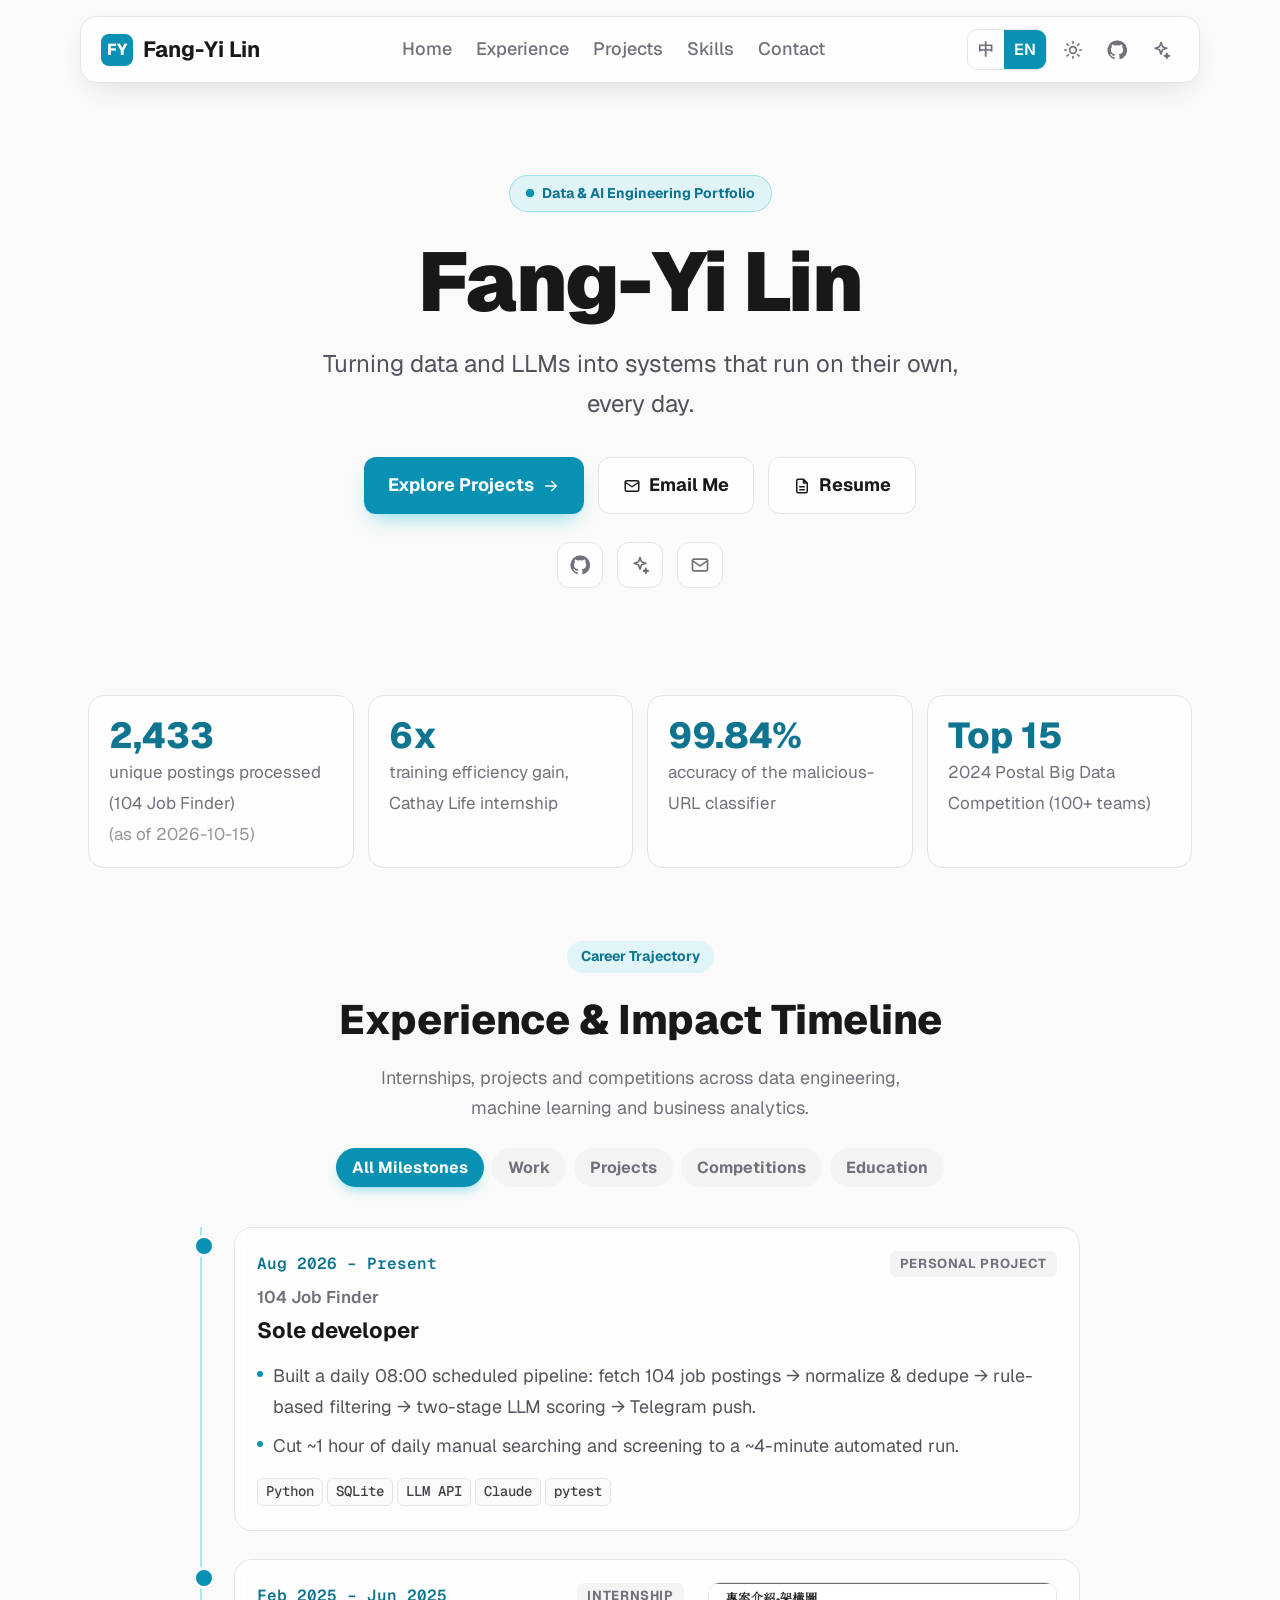
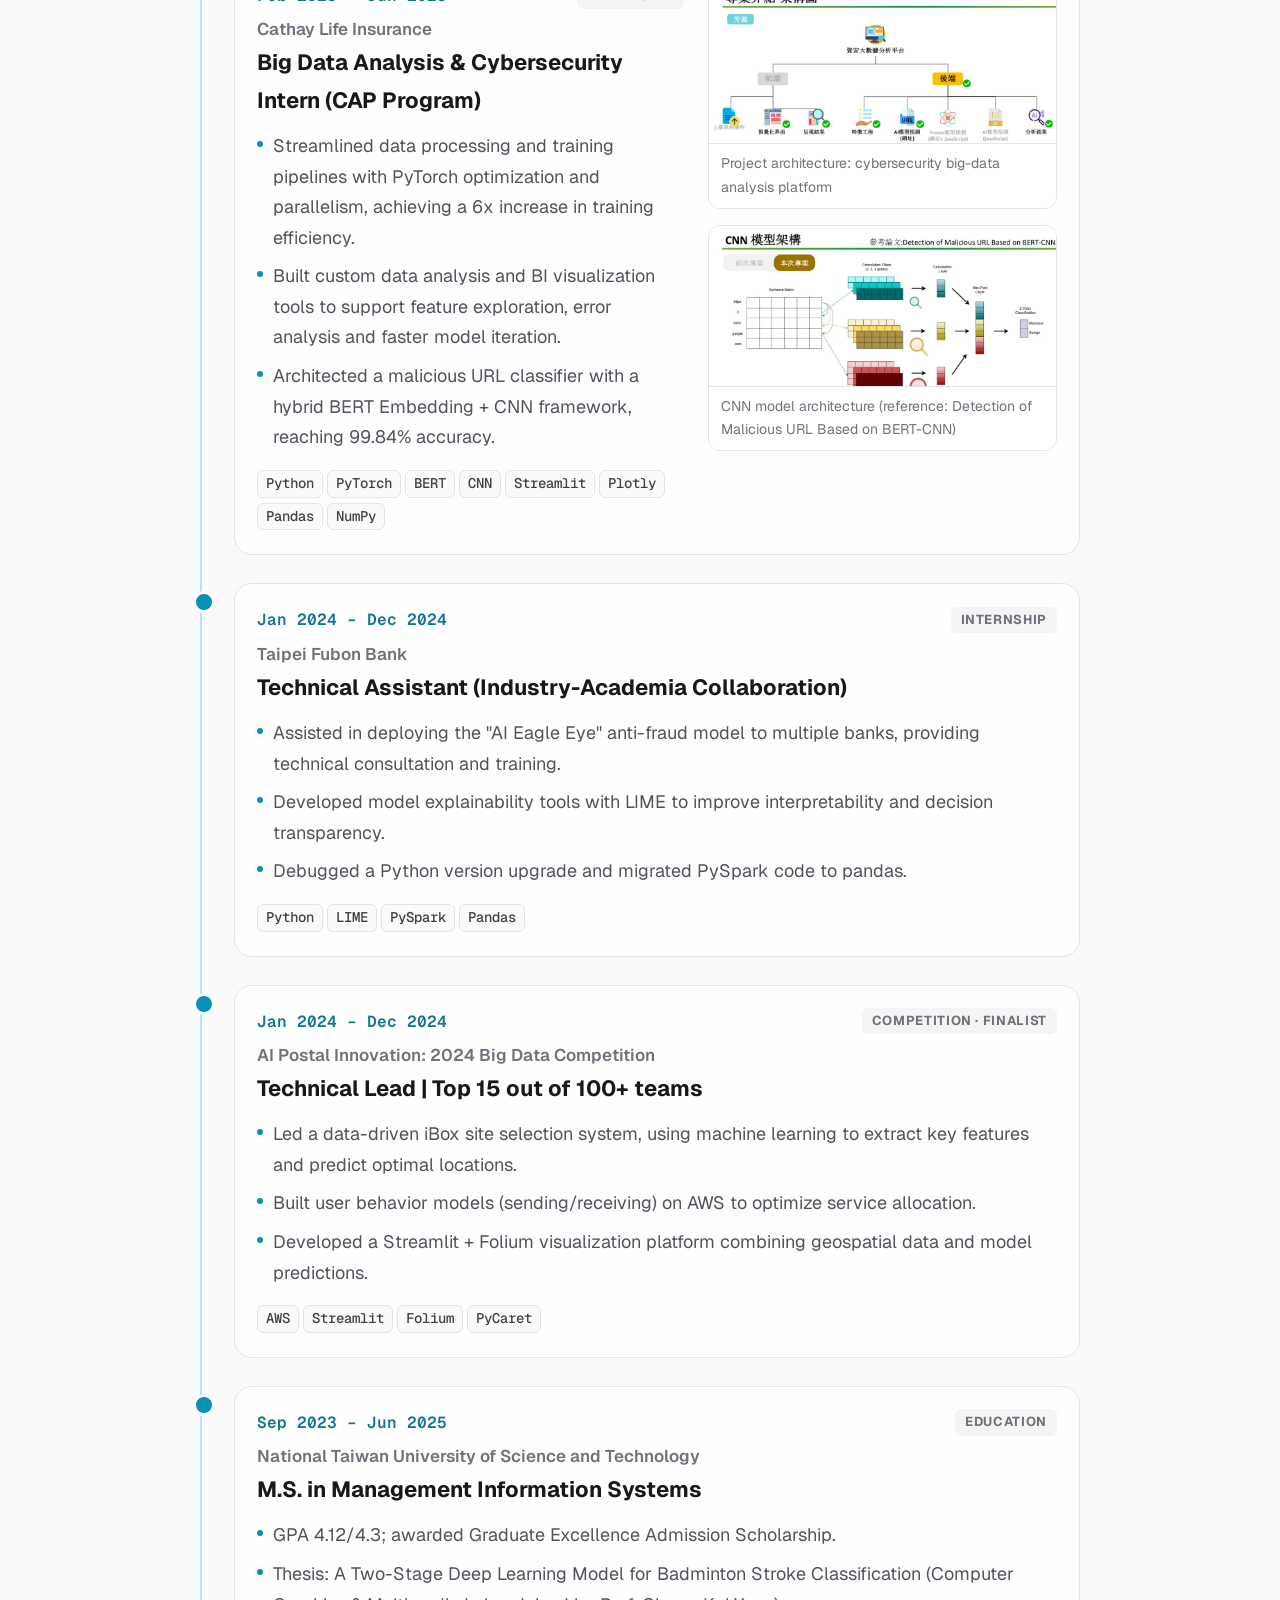
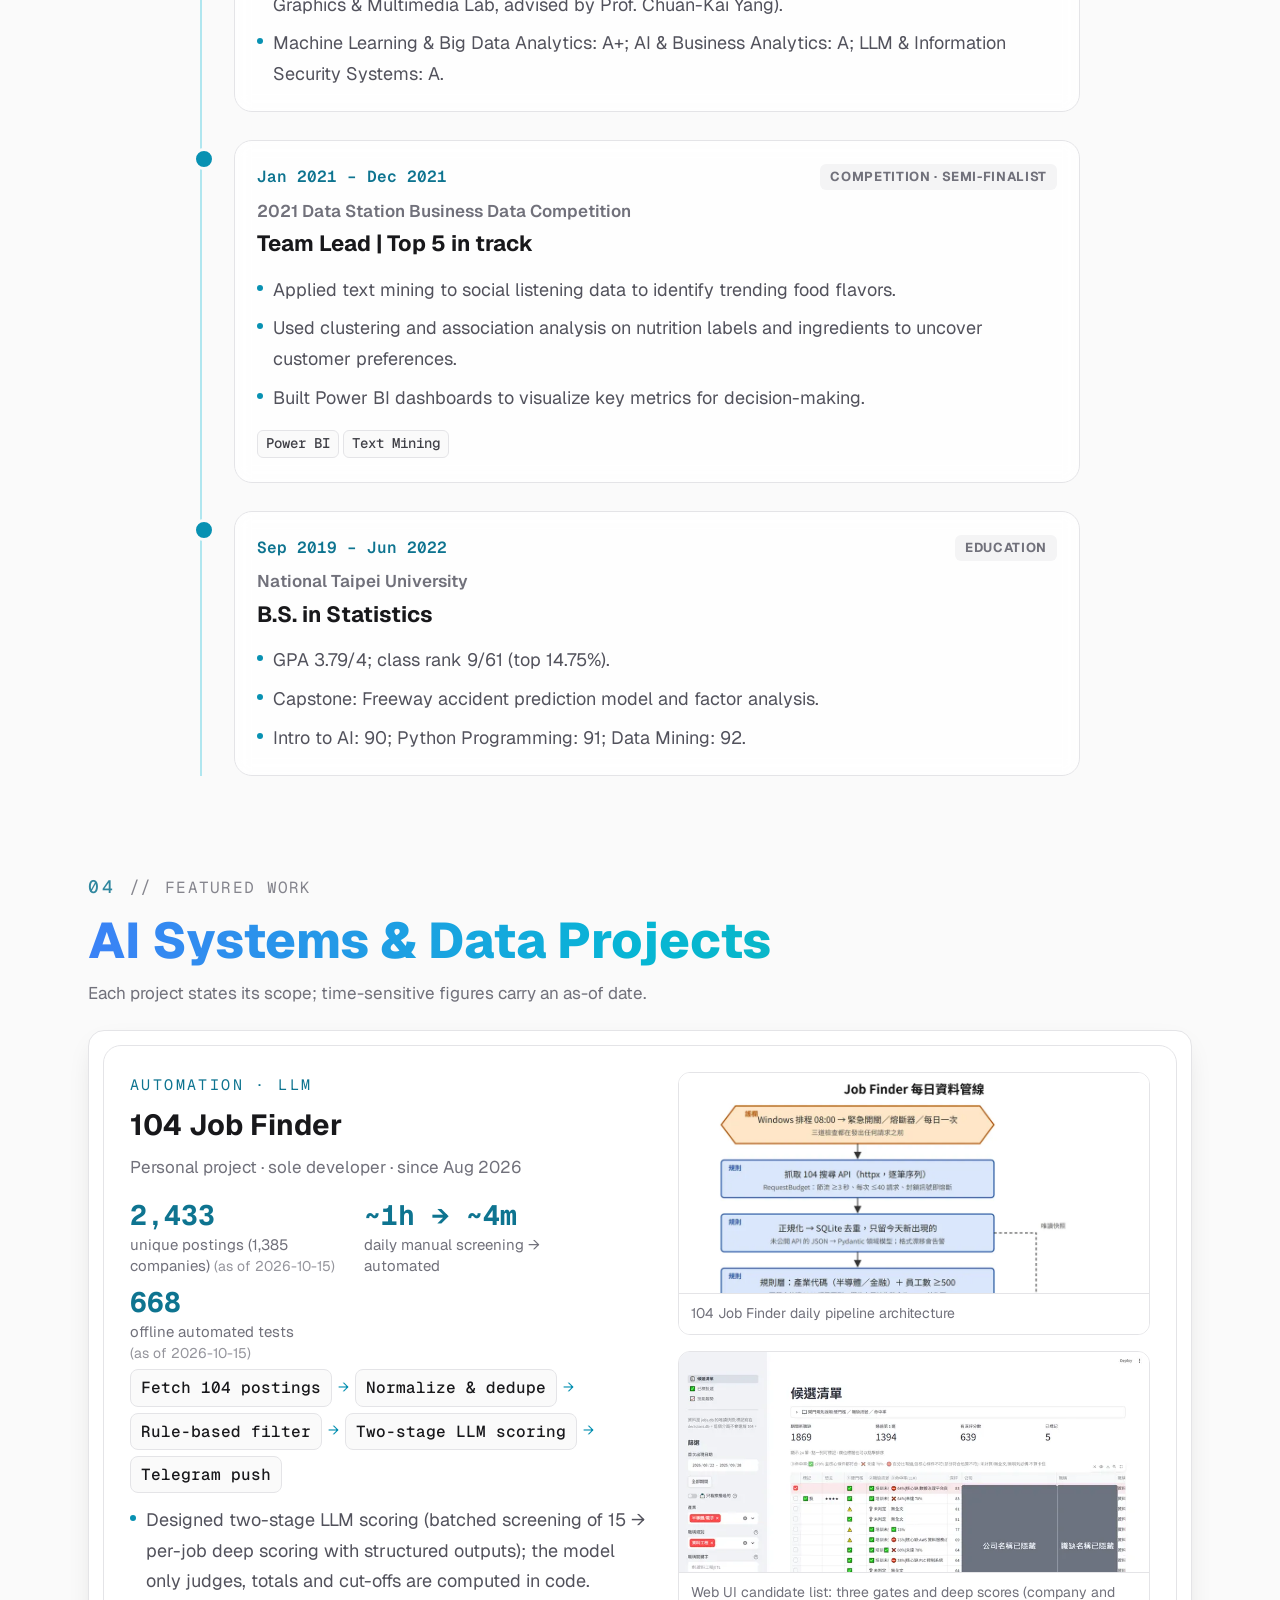
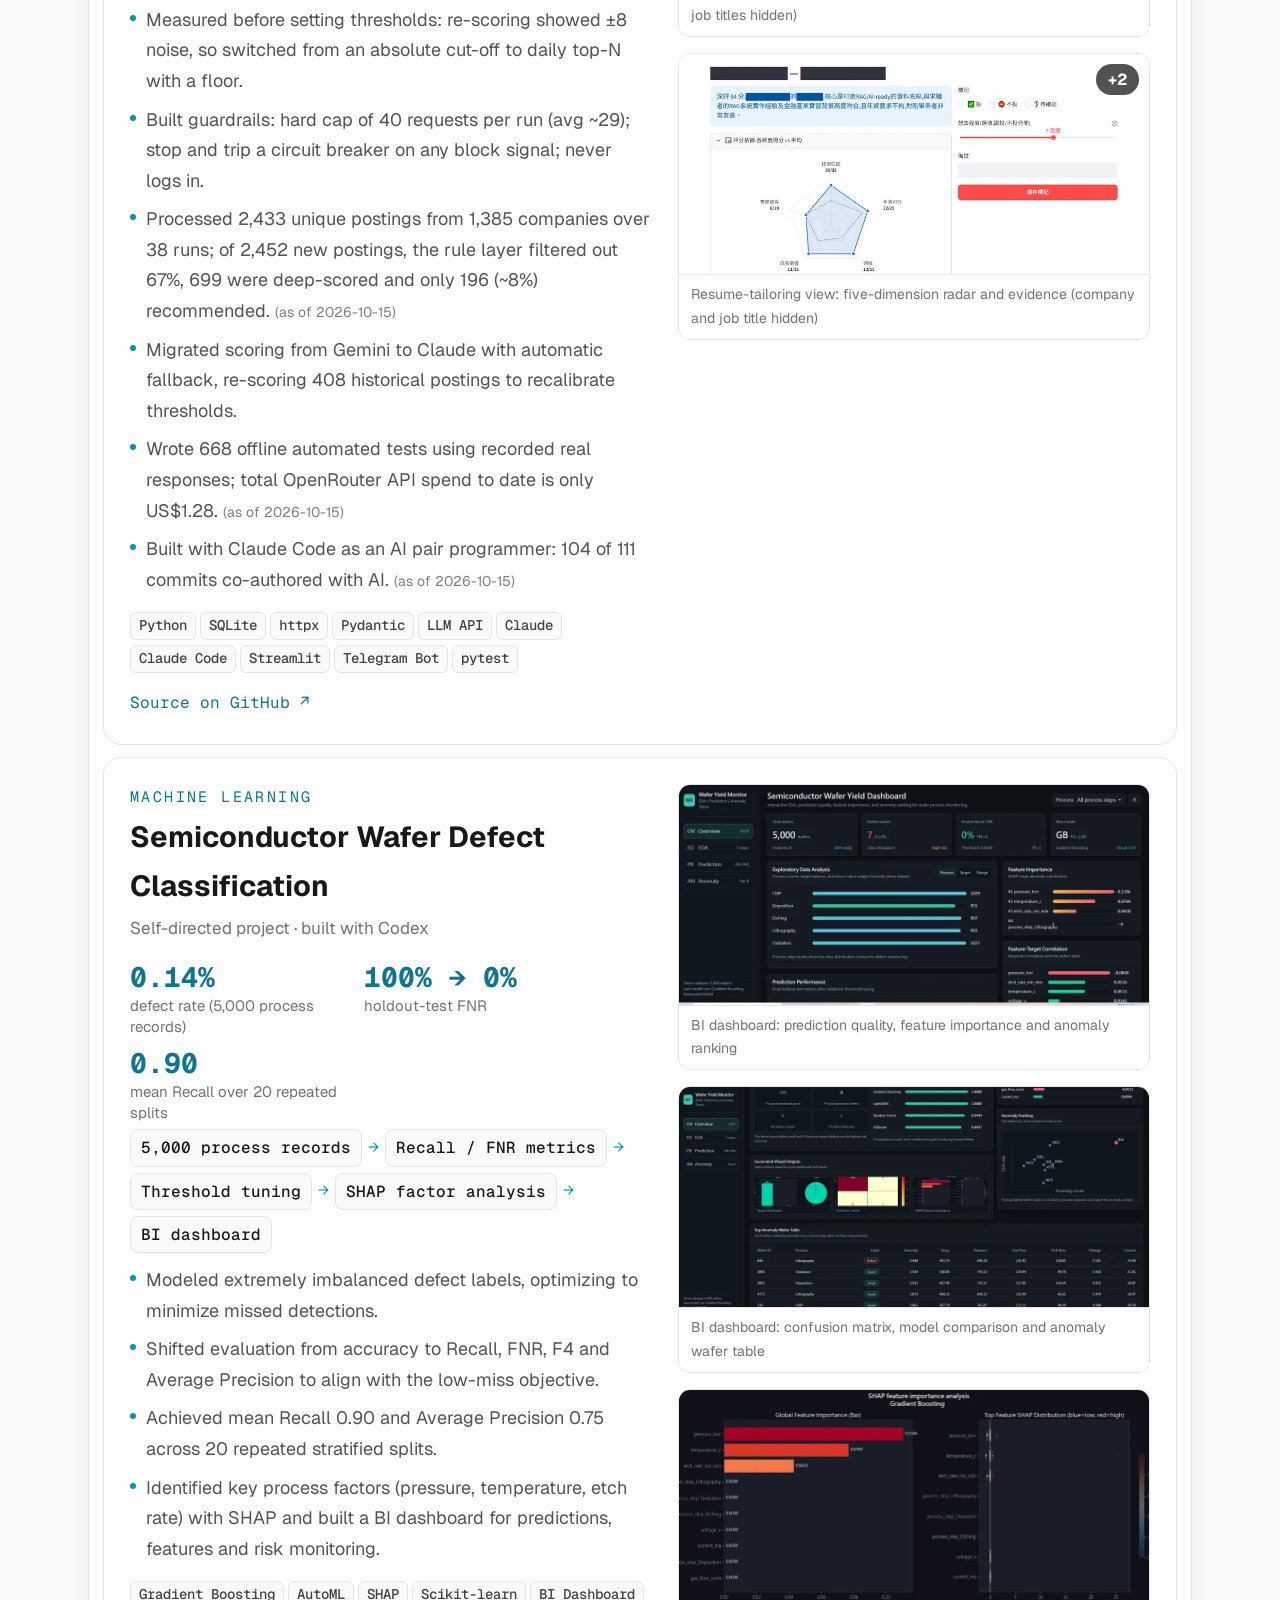
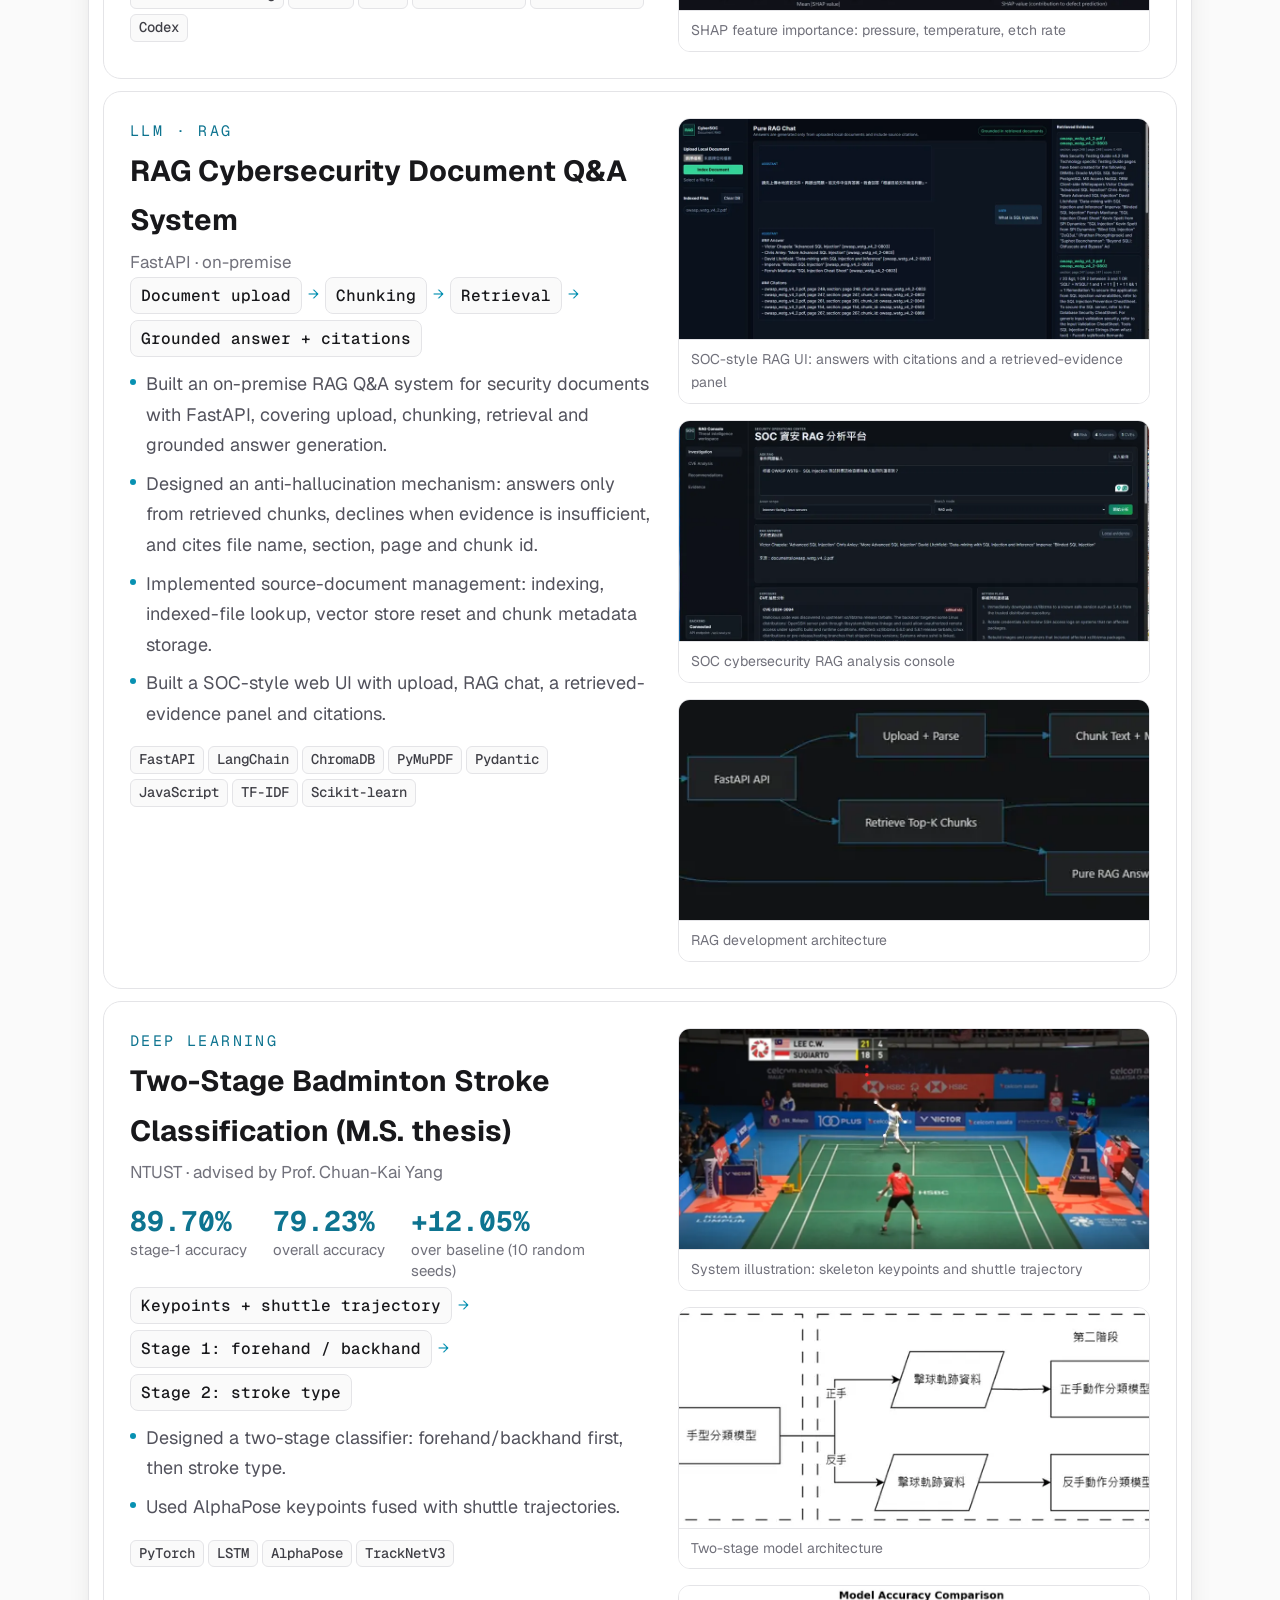
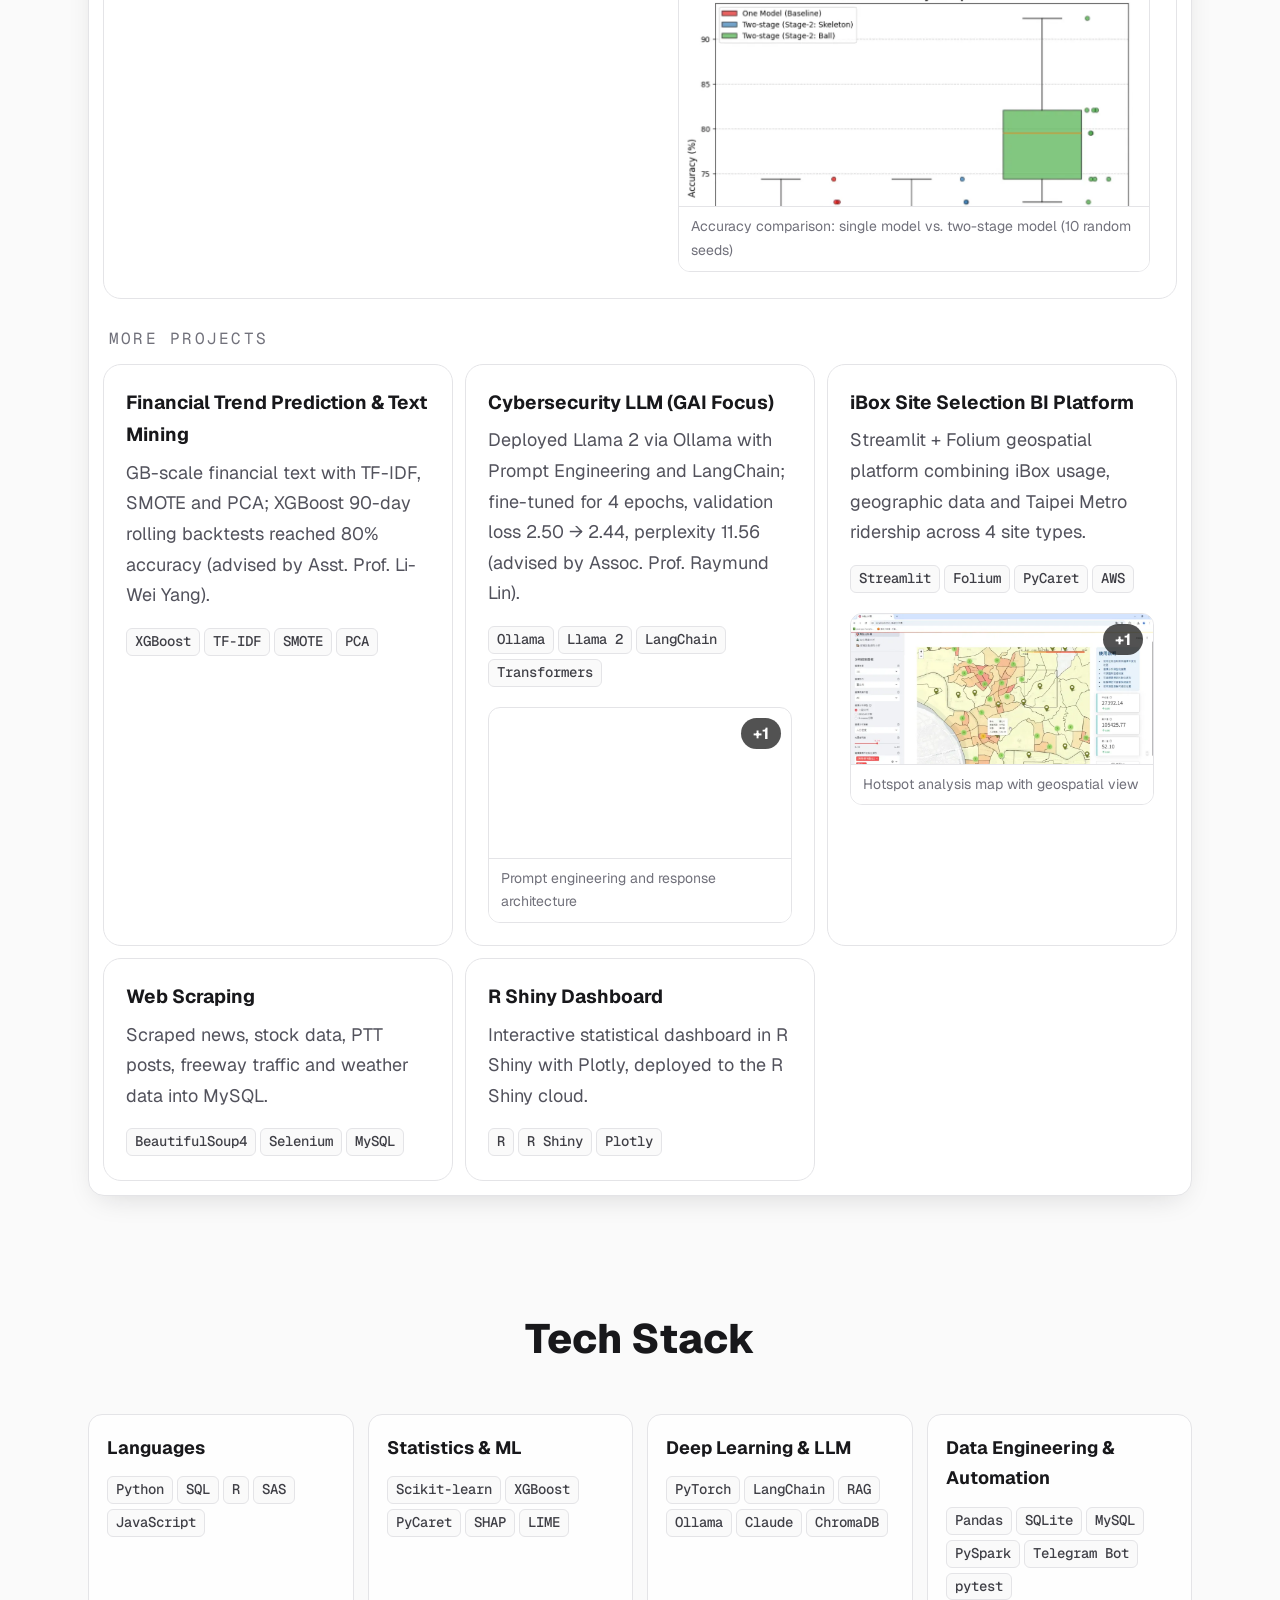
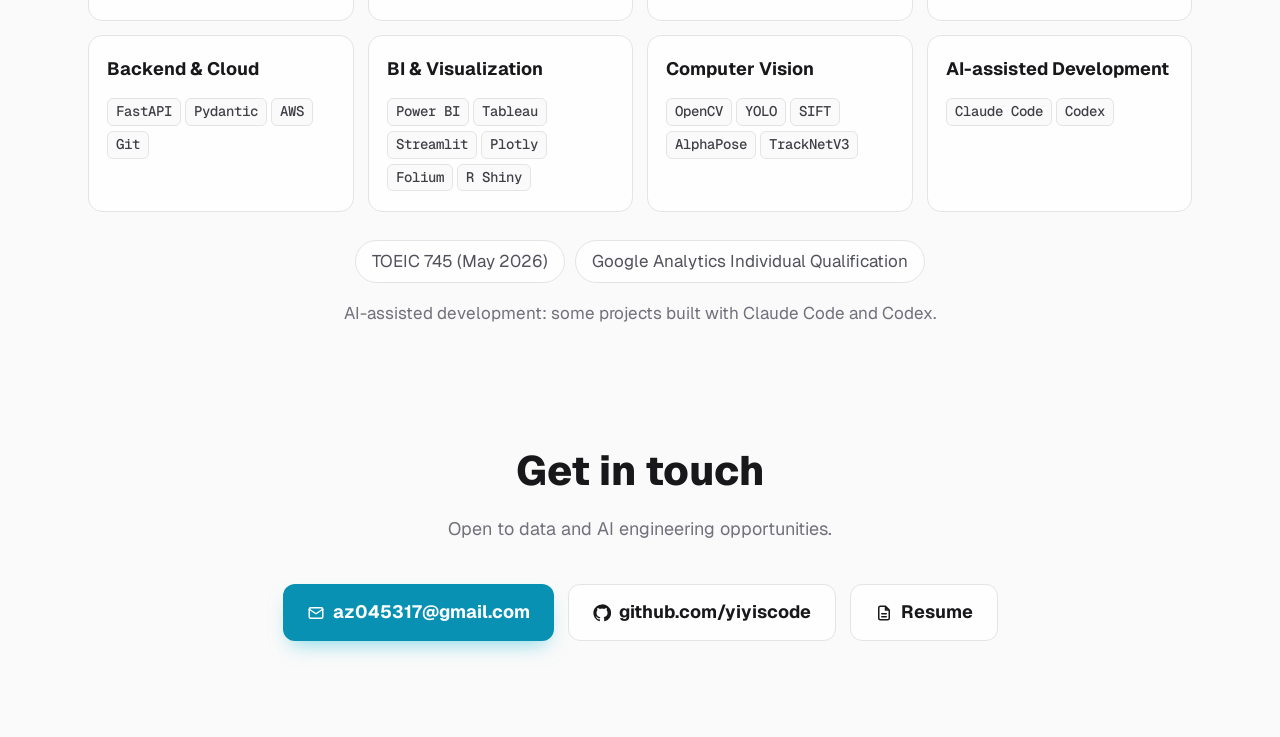
<file: index.html>
<!doctype html>
<html lang="zh-Hant">
<head>
<meta charset="utf-8">
<meta name="viewport" content="width=device-width,initial-scale=1">
<title>林芳義｜資料／AI 工程師</title>
<meta name="description" content="林芳義（Fang-Yi Lin）的求職與作品集：資料／AI 工程師，主打 104 職缺日報、RAG 資安問答、晶圓缺陷分類與羽球動作分類論文。">
<meta property="og:title" content="Fang-Yi Lin | Data & AI Engineer">
<meta property="og:description" content="Portfolio of Fang-Yi Lin: data pipelines, LLM applications and machine learning projects.">
<meta property="og:type" content="website">
<link rel="preconnect" href="https://fonts.googleapis.com">
<link rel="preconnect" href="https://fonts.gstatic.com" crossorigin>
<link rel="stylesheet" href="https://fonts.googleapis.com/css2?family=Geist:wght@400;500;600;700;800;900&family=Geist+Mono:wght@400;500;600&display=swap">
<link rel="stylesheet" href="assets/style.css">
</head>
<body>
<div id="app"></div>
<noscript><p style="padding:48px;text-align:center">請啟用 JavaScript 以檢視本頁 / Please enable JavaScript to view this page.<br>az045317@gmail.com · github.com/yiyiscode</p></noscript>
<script src="assets/data.js"></script>
<script src="assets/img-meta.js"></script>
<script src="assets/app.js"></script>
</body>
</html>
</file>
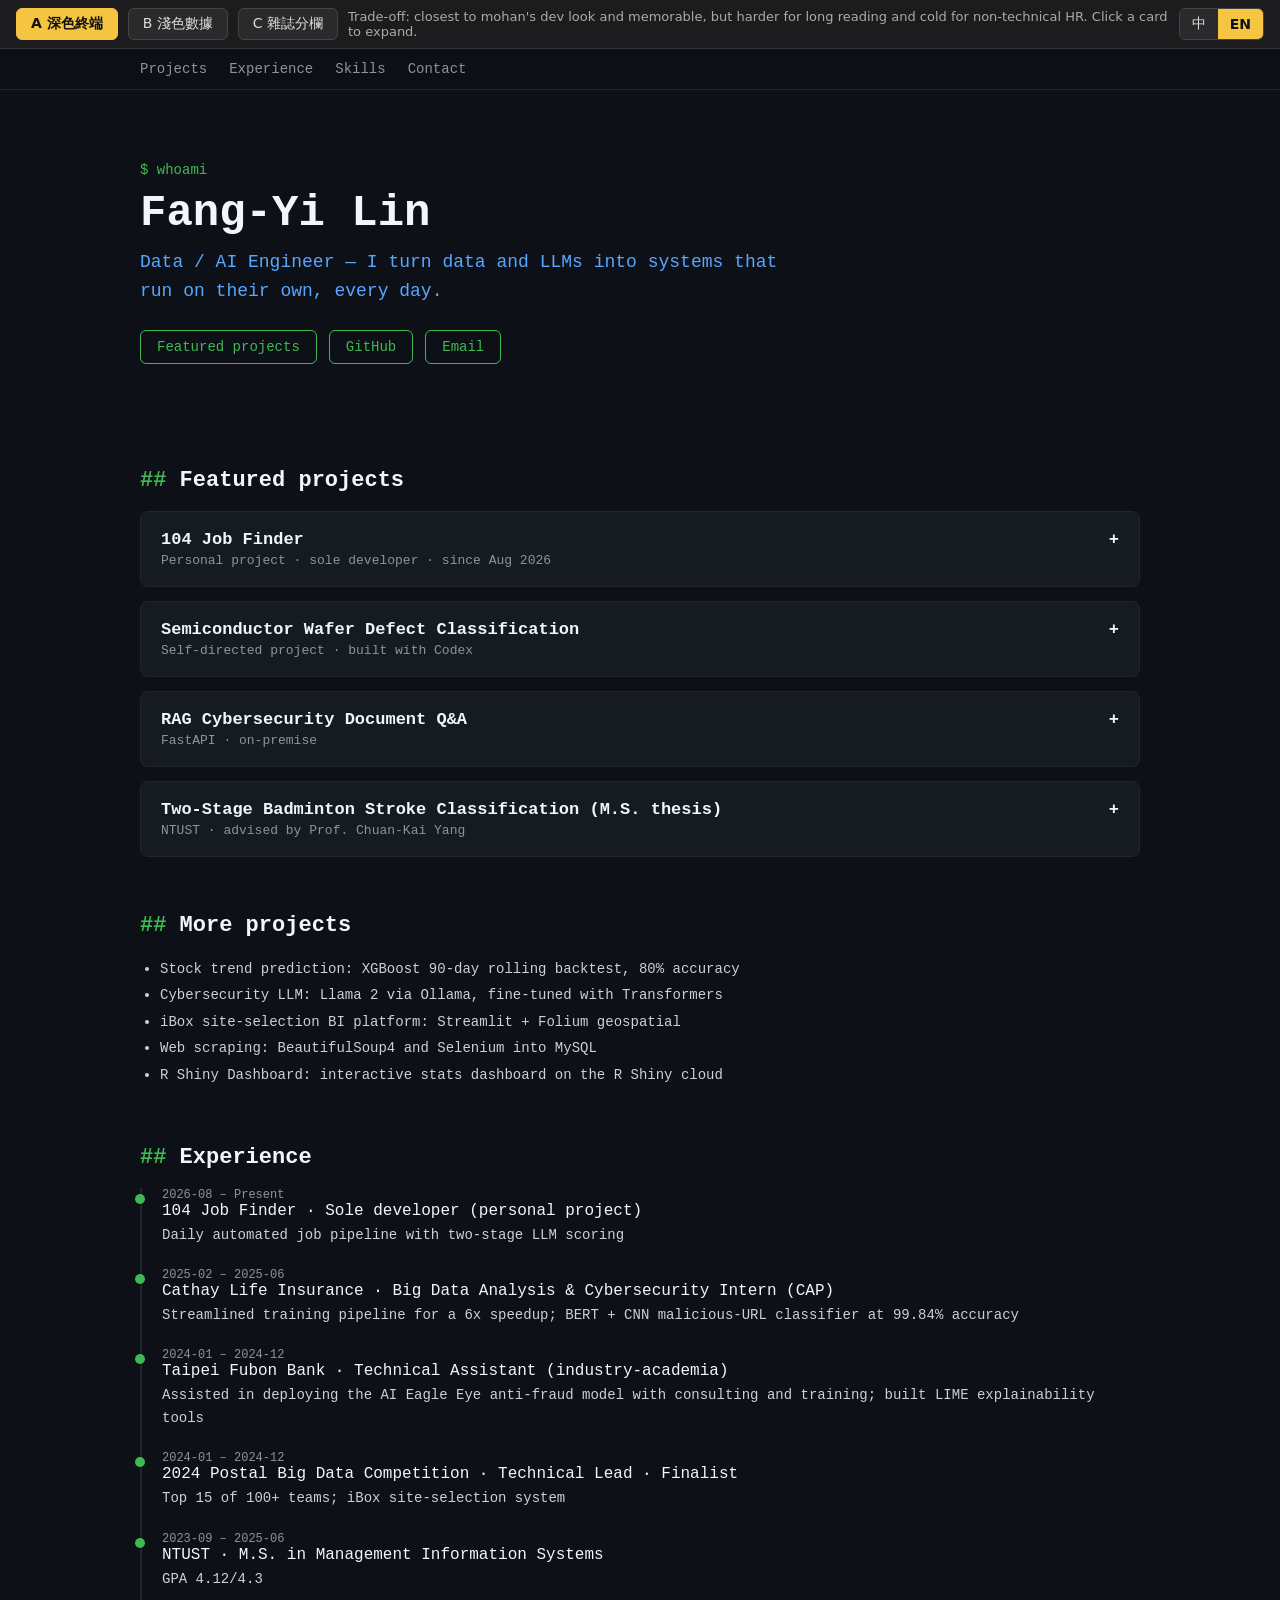
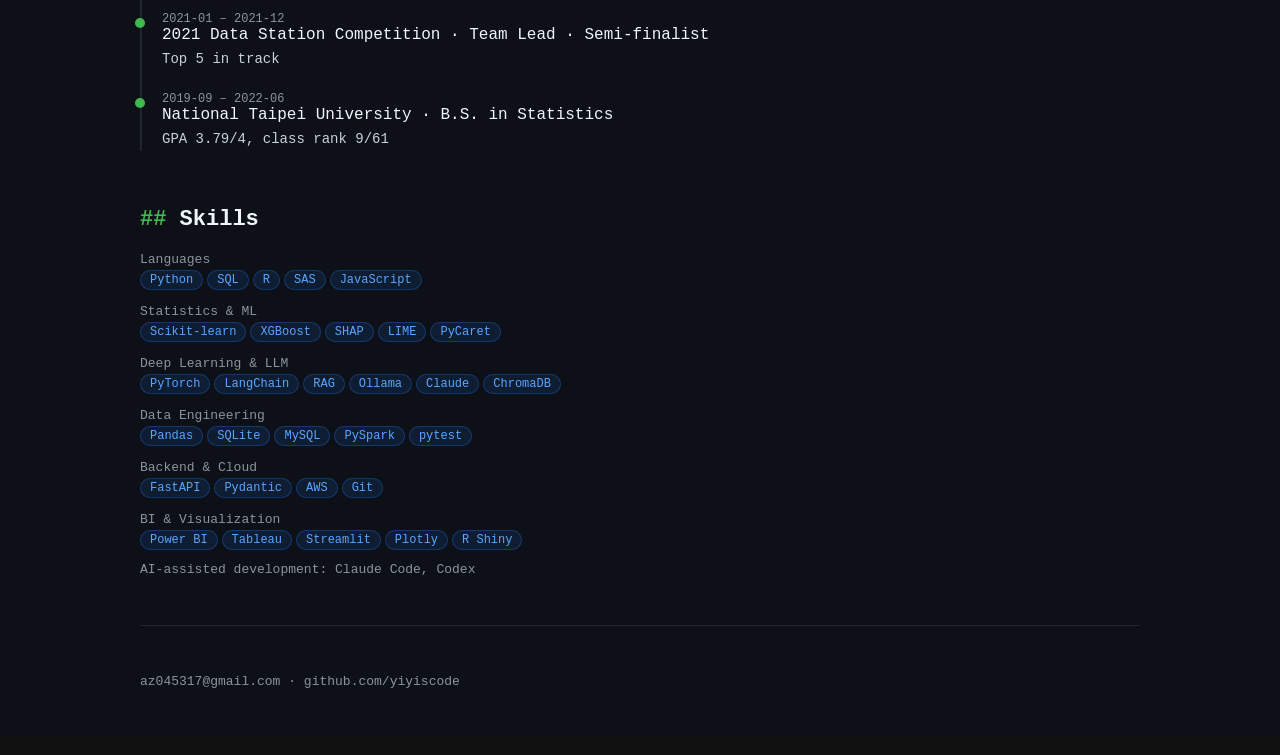
<file: design-demos/2026-10-30-personal-site.html>
<!doctype html>
<html lang="zh-Hant">
<head>
<meta charset="utf-8">
<meta name="viewport" content="width=device-width,initial-scale=1">
<title>個人網站方案選擇 Demo</title>
<style>
*{box-sizing:border-box;margin:0;padding:0}
html{scroll-behavior:smooth}
body{font-family:"Noto Sans TC","Microsoft JhengHei",system-ui,sans-serif;background:#111;color:#222}
#bar{position:sticky;top:0;z-index:100;background:#1c1c1e;color:#eee;display:flex;gap:10px;align-items:center;padding:8px 16px;flex-wrap:wrap;border-bottom:1px solid #333}
#bar .tab{border:1px solid #444;background:#2a2a2d;color:#ddd;padding:6px 14px;border-radius:6px;cursor:pointer;font:inherit;font-size:14px}
#bar .tab.on{background:#f5c542;color:#111;border-color:#f5c542;font-weight:700}
#bar .note{flex:1;font-size:13px;color:#aaa;min-width:240px}
#bar .lang{margin-left:auto;display:flex;border:1px solid #444;border-radius:6px;overflow:hidden}
#bar .lang button{border:0;background:#2a2a2d;color:#ddd;padding:6px 12px;cursor:pointer;font:inherit;font-size:14px}
#bar .lang button.on{background:#f5c542;color:#111;font-weight:700}
.wrap{max-width:1040px;margin:0 auto;padding:0 20px}
a{color:inherit}
.chip{display:inline-block;font-size:12px;padding:2px 9px;border-radius:99px;margin:2px 4px 2px 0}
.asof{font-size:11px;opacity:.65}

/* ===== A: dark terminal ===== */
.va{background:#0d1117;color:#c9d1d9;font-family:"JetBrains Mono","Cascadia Code",Consolas,"Microsoft JhengHei",monospace;min-height:100vh}
.va nav{position:sticky;top:46px;background:#0d1117ee;border-bottom:1px solid #21262d;padding:12px 0;z-index:5}
.va nav .wrap{display:flex;gap:22px;font-size:14px;flex-wrap:wrap}
.va nav a{text-decoration:none;color:#8b949e}.va nav a:hover{color:#3fb950}
.va .hero{padding:72px 0 48px}
.va .prompt{color:#3fb950;font-size:14px}
.va h1{font-size:44px;color:#f0f6fc;margin:10px 0}
.va .tag{font-size:18px;color:#58a6ff;max-width:640px;line-height:1.6}
.va .btns{margin-top:24px;display:flex;gap:12px;flex-wrap:wrap}
.va .btn{border:1px solid #3fb950;color:#3fb950;padding:8px 16px;border-radius:6px;text-decoration:none;font-size:14px}
.va .btn:hover{background:#3fb95022}
.va h2{color:#f0f6fc;font-size:22px;margin:56px 0 18px}.va h2::before{content:"## ";color:#3fb950}
.va .card{border:1px solid #21262d;background:#161b22;border-radius:8px;padding:18px 20px;margin-bottom:14px;cursor:pointer;transition:.15s}
.va .card:hover{border-color:#3fb950}
.va .card h3{color:#f0f6fc;font-size:17px;display:flex;justify-content:space-between;gap:10px}
.va .card .sub{color:#8b949e;font-size:13px;margin-top:4px}
.va .card .det{display:none;margin-top:14px;font-size:14px;line-height:1.7}
.va .card.open .det{display:block}
.va .card.open h3 span.pm{transform:rotate(45deg)}
.va .card ul{padding-left:18px}.va .card li{margin-bottom:6px}
.va .chip{background:#1f6feb22;color:#58a6ff;border:1px solid #1f6feb55}
.va .tl{border-left:2px solid #21262d;padding-left:20px}
.va .tl .it{position:relative;margin-bottom:22px}
.va .tl .it::before{content:"";position:absolute;left:-27px;top:6px;width:10px;height:10px;border-radius:50%;background:#3fb950}
.va .tl .d{font-size:12px;color:#8b949e}.va .tl .o{color:#f0f6fc;font-size:16px}.va .tl .b{font-size:14px;margin-top:4px;line-height:1.6}
.va footer{padding:48px 0;color:#8b949e;font-size:13px;border-top:1px solid #21262d;margin-top:48px}

/* ===== B: light analytics ===== */
.vb{background:#f6f8fb;color:#1b2430;font-family:"Noto Sans TC","Microsoft JhengHei",system-ui,sans-serif;min-height:100vh}
.vb nav{background:#fff;border-bottom:1px solid #e3e8ef;padding:14px 0;position:sticky;top:46px;z-index:5}
.vb nav .wrap{display:flex;gap:24px;font-size:14px;align-items:center;flex-wrap:wrap}
.vb nav b{margin-right:auto}.vb nav a{text-decoration:none;color:#5b6778}.vb nav a:hover{color:#0b6bcb}
.vb .hero{padding:64px 0 28px}
.vb h1{font-size:40px;letter-spacing:-.5px}
.vb .tag{font-size:18px;color:#5b6778;margin-top:10px;max-width:640px;line-height:1.6}
.vb .tiles{display:grid;grid-template-columns:repeat(auto-fit,minmax(200px,1fr));gap:14px;margin-top:30px}
.vb .tile{background:#fff;border:1px solid #e3e8ef;border-radius:12px;padding:16px 18px}
.vb .tile b{font-size:30px;color:#0b6bcb;display:block}.vb .tile span{font-size:13px;color:#5b6778}
.vb h2{font-size:24px;margin:52px 0 16px}
.vb .filters{display:flex;gap:8px;flex-wrap:wrap;margin-bottom:18px}
.vb .filters button{border:1px solid #cbd5e1;background:#fff;border-radius:99px;padding:6px 14px;cursor:pointer;font:inherit;font-size:13px;color:#334155}
.vb .filters button.on{background:#0b6bcb;color:#fff;border-color:#0b6bcb}
.vb .row{background:#fff;border:1px solid #e3e8ef;border-radius:12px;padding:16px 20px;margin-bottom:12px;display:grid;grid-template-columns:150px 1fr;gap:16px}
.vb .row .d{font-size:13px;color:#64748b}.vb .row .o{font-weight:700}.vb .row .r{color:#475569;font-size:14px}.vb .row .b{font-size:14px;margin-top:6px;line-height:1.6}
.vb .grid{display:grid;grid-template-columns:repeat(auto-fit,minmax(440px,1fr));gap:16px}
.vb .pc{background:#fff;border:1px solid #e3e8ef;border-radius:14px;padding:20px}
.vb .pc small{color:#0b6bcb;font-weight:700;letter-spacing:.5px;font-size:12px}
.vb .pc h3{font-size:19px;margin:4px 0}.vb .pc p{font-size:14px;color:#475569;line-height:1.6;margin-bottom:12px}
.vb .m{display:flex;gap:10px;flex-wrap:wrap;margin-bottom:12px}
.vb .m div{background:#eef5fd;border-radius:8px;padding:8px 12px;font-size:12px;color:#475569}.vb .m b{display:block;font-size:20px;color:#0b6bcb}
.vb .chip{background:#f1f5f9;color:#475569}
.vb .more{margin-top:14px;border:1px dashed #94a3b8;background:transparent;border-radius:10px;padding:10px 16px;cursor:pointer;font:inherit;color:#334155}
.vb .morelist{display:none;margin-top:12px}.vb .morelist.show{display:block}
.vb footer{padding:40px 0;color:#64748b;font-size:13px}
@media(max-width:560px){.vb .row{grid-template-columns:1fr}.vb .grid{grid-template-columns:1fr}}

/* ===== C: editorial split ===== */
.vc{background:#f3ede2;color:#2b2118;font-family:"Noto Serif TC","PMingLiU",Georgia,serif;min-height:100vh}
.vc .shell{display:grid;grid-template-columns:320px 1fr;max-width:1180px;margin:0 auto}
.vc aside{padding:56px 32px;position:sticky;top:46px;align-self:start;height:calc(100vh - 46px);border-right:1px solid #d8cdb8}
.vc aside h1{font-size:34px;line-height:1.2}
.vc aside .tag{margin:16px 0;line-height:1.7;color:#5c4a38;font-size:15px}
.vc aside a{display:block;margin:6px 0;color:#9a3b1b;font-size:14px}
.vc aside .loc{font-size:12px;color:#8a7a66;margin-top:24px;font-family:system-ui,sans-serif}
.vc main{padding:56px 40px}
.vc h2{font-size:13px;letter-spacing:3px;text-transform:uppercase;color:#9a3b1b;margin:0 0 16px;font-family:system-ui,sans-serif}
.vc .split{display:grid;grid-template-columns:240px 1fr;border:1px solid #d8cdb8;background:#faf6ee;margin-bottom:56px;min-height:360px}
.vc .list button{display:block;width:100%;text-align:left;border:0;border-bottom:1px solid #d8cdb8;background:transparent;padding:14px 16px;cursor:pointer;font:inherit;font-size:14px;color:#2b2118}
.vc .list button.on{background:#2b2118;color:#faf6ee}
.vc .detail{padding:24px 28px}
.vc .detail h3{font-size:24px;margin-bottom:6px}.vc .detail .sub{color:#7a6a58;font-size:13px;font-family:system-ui,sans-serif}
.vc .detail ul{margin:16px 0 0 18px;line-height:1.8;font-size:15px}
.vc .big{display:flex;gap:28px;margin-top:20px;flex-wrap:wrap}
.vc .big b{font-size:34px;color:#9a3b1b;display:block;line-height:1}.vc .big span{font-size:12px;color:#7a6a58;font-family:system-ui,sans-serif}
.vc .chip{background:#efe5d2;color:#5c4a38;font-family:system-ui,sans-serif}
.vc .bento{display:grid;grid-template-columns:repeat(3,1fr);gap:12px;margin-bottom:56px}
.vc .bento div{background:#faf6ee;border:1px solid #d8cdb8;padding:16px}
.vc .bento h4{font-size:12px;letter-spacing:2px;color:#9a3b1b;margin-bottom:8px;font-family:system-ui,sans-serif}
.vc .bento p{font-size:13px;line-height:1.8;font-family:system-ui,sans-serif}
.vc .yr{display:grid;grid-template-columns:110px 1fr;gap:12px;padding:12px 0;border-top:1px solid #d8cdb8;font-size:15px}
.vc .yr .d{font-family:system-ui,sans-serif;font-size:12px;color:#7a6a58;padding-top:3px}.vc .yr small{display:block;color:#7a6a58;font-family:system-ui,sans-serif;font-size:13px}
@media(max-width:820px){.vc .shell{grid-template-columns:1fr}.vc aside{position:static;height:auto;border-right:0}.vc .split{grid-template-columns:1fr}.vc .bento{grid-template-columns:1fr}.vc main{padding:24px 20px}}
</style>
</head>
<body>
<div id="bar">
  <button class="tab" data-v="A">A 深色終端</button>
  <button class="tab" data-v="B">B 淺色數據</button>
  <button class="tab" data-v="C">C 雜誌分欄</button>
  <div class="note" id="note"></div>
  <div class="lang"><button data-l="zh">中</button><button data-l="en">EN</button></div>
</div>
<div id="stage"></div>

<script>
const D = {
  name:{zh:"林芳義",en:"Fang-Yi Lin"},
  email:"az045317@gmail.com", gh:"github.com/yiyiscode",
  role:{zh:"資料／AI 工程師",en:"Data / AI Engineer"},
  tag:{zh:"把資料與 LLM 串成每天自動執行的系統。",en:"I turn data and LLMs into systems that run on their own, every day."},
  ui:{
    nav:{zh:["作品","經歷","技能","聯絡"],en:["Projects","Experience","Skills","Contact"]},
    projects:{zh:"精選作品",en:"Featured projects"},
    more:{zh:"更多專案",en:"More projects"},
    exp:{zh:"經歷",en:"Experience"},
    skills:{zh:"技能",en:"Skills"},
    contact:{zh:"聯絡",en:"Contact"},
    now:{zh:"至今",en:"Present"},
    asof:{zh:"截至 2026-10-15",en:"as of 2026-10-15"},
    github:{zh:"GitHub 原始碼",en:"Source on GitHub"},
    soon:{zh:"連結待補",en:"Link coming soon"},
    filt:{zh:["全部","工作","學歷","專案","獎項"],en:["All","Work","Education","Projects","Awards"]}
  },
  projects:[
   {id:"jf",link:"github.com/yiyiscode/104-job-finder",
    title:{zh:"104 職缺日報",en:"104 Job Finder"},
    sub:{zh:"個人專案・獨立開發・2026/08 起",en:"Personal project · sole developer · since Aug 2026"},
    metrics:[{v:"2,433",l:{zh:"不重複職缺（1,385 家公司）",en:"unique postings (1,385 companies)"},asof:1},{v:"~1h→4m",l:{zh:"每日人工篩選 → 全自動",en:"daily manual screening → automated"}},{v:"668",l:{zh:"離線自動化測試",en:"offline tests"},asof:1}],
    bullets:[
     {zh:"獨立開發每日 08:00 排程的職缺資料管線：擷取 → 去重 → 規則層過濾 → 兩階段 LLM 評分 → Telegram 推播",en:"Built a daily 08:00 pipeline: fetch → dedupe → rule filter → two-stage LLM scoring → Telegram push"},
     {zh:"先量測再定門檻：同資料重跑深評雜訊約 ±8 分，將絕對門檻改為當日排名前 N 名並保留低標",en:"Measured before setting thresholds: ±8 re-scoring noise led to a daily top-N cut-off with a floor"},
     {zh:"風險護欄：每次請求硬上限 40、遇封鎖訊號即熔斷，絕不登入帳號",en:"Guardrails: hard cap of 40 requests per run, circuit breaker on block signals, never logs in"},
     {zh:"以 Claude Code 協作開發：111 個 commit 中 104 個由 AI 共同撰寫",en:"Built with Claude Code as a pair programmer: 104 of 111 commits co-authored with AI"}],
    tech:["Python","SQLite","httpx","Pydantic","LLM API","Claude","Streamlit","Telegram Bot","pytest"]},
   {id:"wf",link:null,
    title:{zh:"半導體晶圓缺陷分類",en:"Semiconductor Wafer Defect Classification"},
    sub:{zh:"自學專案・以 Codex 協作開發",en:"Self-directed project · built with Codex"},
    metrics:[{v:"0.14%",l:{zh:"缺陷樣本比例（5,000 筆）",en:"defect rate (5,000 records)"}},{v:"100%→0%",l:{zh:"Holdout 漏判率 FNR",en:"holdout FNR"}},{v:"0.90",l:{zh:"20 次切分平均 Recall",en:"mean Recall, 20 splits"}}],
    bullets:[
     {zh:"處理 5,000 筆製程資料與 0.14% 極度不平衡樣本，以降低漏判為主要目標",en:"Modeled 5,000 records with 0.14% defect labels, optimizing to minimize missed detections"},
     {zh:"評估指標由 Accuracy 轉向 Recall、FNR、F4 與 Average Precision",en:"Shifted evaluation from accuracy to Recall, FNR, F4 and Average Precision"},
     {zh:"以 SHAP 辨識關鍵製程因子，並建置 BI Dashboard",en:"Identified key process factors with SHAP and built a BI dashboard"}],
    tech:["Gradient Boosting","AutoML","SHAP","Scikit-learn","BI Dashboard"]},
   {id:"rag",link:null,
    title:{zh:"RAG 資安文件問答系統",en:"RAG Cybersecurity Document Q&A"},
    sub:{zh:"FastAPI・地端部署",en:"FastAPI · on-premise"},
    metrics:[],
    bullets:[
     {zh:"以 FastAPI 建置地端 RAG 系統，串接文件上傳、chunking、retrieval 與 grounded answer generation",en:"Built an on-premise RAG system with FastAPI: upload, chunking, retrieval, grounded answers"},
     {zh:"防幻覺機制：僅依檢索片段回答，證據不足時回覆無法判斷，並附 file name、page、chunk id 引用",en:"Anti-hallucination: answers only from retrieved chunks, declines if evidence is thin, cites file, page, chunk id"},
     {zh:"實作 SOC-style Web UI，含 retrieved evidence panel 與 citations",en:"SOC-style web UI with a retrieved-evidence panel and citations"}],
    tech:["FastAPI","LangChain","ChromaDB","PyMuPDF","Pydantic"]},
   {id:"th",link:null,
    title:{zh:"兩階段羽球擊球動作分類（碩士論文）",en:"Two-Stage Badminton Stroke Classification (M.S. thesis)"},
    sub:{zh:"臺科大・楊傳凱教授指導",en:"NTUST · advised by Prof. Chuan-Kai Yang"},
    metrics:[{v:"89.70%",l:{zh:"第一階段準確率",en:"stage-1 accuracy"}},{v:"79.23%",l:{zh:"整體準確率",en:"overall accuracy"}},{v:"+12.05%",l:{zh:"較基準方法（10 組隨機種子）",en:"vs baseline (10 seeds)"}}],
    bullets:[
     {zh:"設計兩階段架構：先辨識正手／反手，再辨識細部擊球動作",en:"Two-stage design: forehand/backhand first, then stroke type"},
     {zh:"以 AlphaPose 擷取骨架關鍵點並融合擊球軌跡",en:"Fused AlphaPose keypoints with shuttle trajectories"}],
    tech:["PyTorch","LSTM","AlphaPose","TrackNetV3"]}
  ],
  more:[
   {zh:"股價趨勢預測模型：XGBoost 90 天移動回測，準確率 80%",en:"Stock trend prediction: XGBoost 90-day rolling backtest, 80% accuracy"},
   {zh:"大型語言模型與資訊安全：透過 Ollama 部署 Llama 2，並以 Transformers 微調",en:"Cybersecurity LLM: Llama 2 via Ollama, fine-tuned with Transformers"},
   {zh:"i郵箱智慧設置點位 BI 平台：Streamlit + Folium 地理視覺化",en:"iBox site-selection BI platform: Streamlit + Folium geospatial"},
   {zh:"網路爬蟲：BeautifulSoup4 與 Selenium，資料存入 MySQL",en:"Web scraping: BeautifulSoup4 and Selenium into MySQL"},
   {zh:"R Shiny Dashboard：互動統計儀表板，部署至 R Shiny 雲端",en:"R Shiny Dashboard: interactive stats dashboard on the R Shiny cloud"}
  ],
  tl:[
   {k:"proj",d:["2026-08",null],o:{zh:"104 職缺日報",en:"104 Job Finder"},r:{zh:"獨立開發（個人專案）",en:"Sole developer (personal project)"},b:{zh:"每日自動化職缺管線，兩階段 LLM 評分",en:"Daily automated job pipeline with two-stage LLM scoring"}},
   {k:"work",d:["2025-02","2025-06"],o:{zh:"國泰人壽",en:"Cathay Life Insurance"},r:{zh:"資安大數據分析實習生（CAP 計畫）",en:"Big Data Analysis & Cybersecurity Intern (CAP)"},b:{zh:"重構訓練流程，效率提升 6 倍；BERT + CNN 惡意網址分類，準確率 99.84%",en:"Streamlined training pipeline for a 6x speedup; BERT + CNN malicious-URL classifier at 99.84% accuracy"}},
   {k:"work",d:["2024-01","2024-12"],o:{zh:"臺北富邦銀行",en:"Taipei Fubon Bank"},r:{zh:"技術助理（產學合作案）",en:"Technical Assistant (industry-academia)"},b:{zh:"協助 AI 鷹眼識詐模型佈署、技術諮詢與教育訓練；以 LIME 開發模型解釋工具",en:"Assisted in deploying the AI Eagle Eye anti-fraud model with consulting and training; built LIME explainability tools"}},
   {k:"award",d:["2024-01","2024-12"],o:{zh:"2024 郵政大數據競賽",en:"2024 Postal Big Data Competition"},r:{zh:"技術領導・佳作",en:"Technical Lead · Finalist"},b:{zh:"100+ 隊伍中前 15 名；i郵箱選址系統",en:"Top 15 of 100+ teams; iBox site-selection system"}},
   {k:"edu",d:["2023-09","2025-06"],o:{zh:"國立臺灣科技大學",en:"NTUST"},r:{zh:"資訊管理系碩士",en:"M.S. in Management Information Systems"},b:{zh:"GPA 4.12/4.3",en:"GPA 4.12/4.3"}},
   {k:"award",d:["2021-01","2021-12"],o:{zh:"2021 Data Station 企業數據競賽",en:"2021 Data Station Competition"},r:{zh:"組長・複賽入圍",en:"Team Lead · Semi-finalist"},b:{zh:"該題目前 5 名",en:"Top 5 in track"}},
   {k:"edu",d:["2019-09","2022-06"],o:{zh:"國立臺北大學",en:"National Taipei University"},r:{zh:"統計學系學士",en:"B.S. in Statistics"},b:{zh:"GPA 3.79/4，系排名 9/61",en:"GPA 3.79/4, class rank 9/61"}}
  ],
  skills:[
   {l:{zh:"程式語言",en:"Languages"},i:["Python","SQL","R","SAS","JavaScript"]},
   {l:{zh:"統計／ML",en:"Statistics & ML"},i:["Scikit-learn","XGBoost","SHAP","LIME","PyCaret"]},
   {l:{zh:"DL／LLM",en:"Deep Learning & LLM"},i:["PyTorch","LangChain","RAG","Ollama","Claude","ChromaDB"]},
   {l:{zh:"資料工程",en:"Data Engineering"},i:["Pandas","SQLite","MySQL","PySpark","pytest"]},
   {l:{zh:"後端／部署",en:"Backend & Cloud"},i:["FastAPI","Pydantic","AWS","Git"]},
   {l:{zh:"BI／視覺化",en:"BI & Visualization"},i:["Power BI","Tableau","Streamlit","Plotly","R Shiny"]}
  ],
  ai:{zh:"AI 協作開發：Claude Code、Codex",en:"AI-assisted development: Claude Code, Codex"}
};
const NOTES={
 A:{zh:"取捨：最像 mohan 的開發者風格、辨識度高；但長文閱讀較累，對非技術 HR 偏冷。互動：點專案卡片展開細節。",en:"Trade-off: closest to mohan's dev look and memorable, but harder for long reading and cold for non-technical HR. Click a card to expand."},
 B:{zh:"取捨：最像 shaun 的數據分析風格、數字一眼可見、HR 友善；但視覺個性較一般。互動：Timeline 分類篩選、更多專案展開。",en:"Trade-off: closest to shaun's analytics look, numbers up front, HR-friendly, but less distinctive. Filter the timeline; expand more projects."},
 C:{zh:"取捨：雜誌感、辨識度最高且適合閱讀；版面最特別，手機要改成上下排。互動：左側清單切換專案詳情。",en:"Trade-off: editorial feel, most distinctive and readable, but the layout is unusual and stacks on mobile. Pick a project from the list."}
};
const S={v:localStorage.getItem("dv")||"A",l:localStorage.getItem("dl")||(navigator.language.startsWith("zh")?"zh":"en"),open:{},filter:"all",pick:0,more:false};
const t=o=>o[S.l];
const fmt=p=>p[0]+" – "+(p[1]||t(D.ui.now));
const chips=a=>a.map(x=>`<span class="chip">${x}</span>`).join("");
const asof=m=>m.asof?` <span class="asof">(${t(D.ui.asof)})</span>`:"";

function vA(){
 const n=t(D.ui.nav);
 return `<div class="va"><nav><div class="wrap"><a href="#a-p">${n[0]}</a><a href="#a-e">${n[1]}</a><a href="#a-s">${n[2]}</a><a href="#a-c">${n[3]}</a></div></nav>
 <div class="wrap"><section class="hero"><div class="prompt">$ whoami</div><h1>${t(D.name)}</h1><div class="tag">${t(D.role)} — ${t(D.tag)}</div>
 <div class="btns"><a class="btn" href="#a-p">${t(D.ui.projects)}</a><a class="btn" href="https://${D.gh}">GitHub</a><a class="btn" href="mailto:${D.email}">Email</a></div></section>
 <h2 id="a-p">${t(D.ui.projects)}</h2>
 ${D.projects.map(p=>`<div class="card ${S.open[p.id]?"open":""}" data-open="${p.id}"><h3>${t(p.title)}<span class="pm" style="transition:.15s">+</span></h3><div class="sub">${t(p.sub)}</div>
  <div class="det">${p.metrics.length?`<p style="color:#3fb950">${p.metrics.map(m=>m.v+" "+t(m.l)+asof(m)).join(" · ")}</p>`:""}<ul>${p.bullets.map(b=>`<li>${t(b)}</li>`).join("")}</ul><div style="margin-top:10px">${chips(p.tech)}</div>
  <div style="margin-top:10px;font-size:13px">${p.link?`<a href="https://${p.link}" style="color:#3fb950">→ ${t(D.ui.github)}</a>`:`<span style="color:#8b949e">${t(D.ui.soon)}</span>`}</div></div></div>`).join("")}
 <h2>${t(D.ui.more)}</h2><ul style="padding-left:20px;line-height:1.9;font-size:14px">${D.more.map(m=>`<li>${t(m)}</li>`).join("")}</ul>
 <h2 id="a-e">${t(D.ui.exp)}</h2><div class="tl">${D.tl.map(i=>`<div class="it"><div class="d">${fmt(i.d)}</div><div class="o">${t(i.o)} · ${t(i.r)}</div><div class="b">${t(i.b)}</div></div>`).join("")}</div>
 <h2 id="a-s">${t(D.ui.skills)}</h2>${D.skills.map(s=>`<div style="margin-bottom:10px"><span style="color:#8b949e;font-size:13px">${t(s.l)}</span><br>${chips(s.i)}</div>`).join("")}<div style="font-size:13px;color:#8b949e">${t(D.ai)}</div>
 <footer id="a-c">${D.email} · ${D.gh}</footer></div></div>`;
}

function vB(){
 const n=t(D.ui.nav), f=t(D.ui.filt), keys=["all","work","edu","proj","award"];
 const rows=D.tl.filter(i=>S.filter==="all"||i.k===S.filter);
 return `<div class="vb"><nav><div class="wrap"><b>${t(D.name)}</b><a href="#b-p">${n[0]}</a><a href="#b-e">${n[1]}</a><a href="#b-s">${n[2]}</a><a href="#b-c">${n[3]}</a></div></nav>
 <div class="wrap"><section class="hero"><h1>${t(D.role)}</h1><div class="tag">${t(D.tag)}</div>
 <div class="tiles"><div class="tile"><b>2,433</b><span>${S.l==="zh"?"不重複職缺已處理":"unique postings processed"} <span class="asof">(${t(D.ui.asof)})</span></span></div>
 <div class="tile"><b>6x</b><span>${S.l==="zh"?"實習中訓練效率提升":"training speedup during internship"}</span></div>
 <div class="tile"><b>99.84%</b><span>${S.l==="zh"?"惡意網址分類準確率":"malicious-URL classifier accuracy"}</span></div>
 <div class="tile"><b>Top 15</b><span>${S.l==="zh"?"2024 郵政大數據競賽（100+ 隊）":"2024 Postal Big Data (100+ teams)"}</span></div></div></section>
 <h2 id="b-p">${t(D.ui.projects)}</h2><div class="grid">${D.projects.map(p=>`<div class="pc"><small>${p.id==="jf"?"AUTOMATION · LLM":p.id==="wf"?"MACHINE LEARNING":p.id==="rag"?"LLM · RAG":"DEEP LEARNING"}</small><h3>${t(p.title)}</h3><p>${t(p.sub)}</p>
  ${p.metrics.length?`<div class="m">${p.metrics.map(m=>`<div><b>${m.v}</b>${t(m.l)}${asof(m)}</div>`).join("")}</div>`:`<p>${t(p.bullets[1])}</p>`}
  <div>${chips(p.tech)}</div><p style="margin:12px 0 0;font-size:13px">${p.link?`<a href="https://${p.link}" style="color:#0b6bcb">${t(D.ui.github)} →</a>`:`<span style="color:#94a3b8">${t(D.ui.soon)}</span>`}</p></div>`).join("")}</div>
 <button class="more" data-more="1">${S.more?"− ":"+ "}${t(D.ui.more)} (5)</button><div class="morelist ${S.more?"show":""}">${D.more.map(m=>`<div class="row" style="grid-template-columns:1fr">${t(m)}</div>`).join("")}</div>
 <h2 id="b-e">${t(D.ui.exp)}</h2><div class="filters">${keys.map((k,i)=>`<button data-f="${k}" class="${S.filter===k?"on":""}">${f[i]}</button>`).join("")}</div>
 ${rows.map(i=>`<div class="row"><div class="d">${fmt(i.d)}</div><div><div class="o">${t(i.o)}</div><div class="r">${t(i.r)}</div><div class="b">${t(i.b)}</div></div></div>`).join("")}
 <h2 id="b-s">${t(D.ui.skills)}</h2>${D.skills.map(s=>`<div style="margin-bottom:10px"><b style="font-size:13px;color:#64748b">${t(s.l)}</b><br>${chips(s.i)}</div>`).join("")}
 <footer id="b-c">${D.email} · ${D.gh}</footer></div></div>`;
}

function vC(){
 const p=D.projects[S.pick];
 return `<div class="vc"><div class="shell"><aside><h1>${t(D.name)}</h1><div class="tag"><b>${t(D.role)}</b><br>${t(D.tag)}</div>
 <a href="mailto:${D.email}">${D.email}</a><a href="https://${D.gh}">${D.gh}</a></aside>
 <main><h2>${t(D.ui.projects)}</h2><div class="split"><div class="list">${D.projects.map((q,i)=>`<button data-pick="${i}" class="${S.pick===i?"on":""}">${t(q.title)}</button>`).join("")}</div>
  <div class="detail"><h3>${t(p.title)}</h3><div class="sub">${t(p.sub)}</div>
  ${p.metrics.length?`<div class="big">${p.metrics.map(m=>`<div><b>${m.v}</b><span>${t(m.l)}${m.asof?" · "+t(D.ui.asof):""}</span></div>`).join("")}</div>`:""}
  <ul>${p.bullets.map(b=>`<li>${t(b)}</li>`).join("")}</ul><div style="margin-top:16px">${chips(p.tech)}</div>
  <p style="margin-top:14px;font-size:13px;font-family:system-ui">${p.link?`<a href="https://${p.link}" style="color:#9a3b1b">${t(D.ui.github)} →</a>`:`<span style="color:#8a7a66">${t(D.ui.soon)}</span>`}</p></div></div>
 <h2>${t(D.ui.skills)}</h2><div class="bento">${D.skills.map(s=>`<div><h4>${t(s.l)}</h4><p>${s.i.join(" · ")}</p></div>`).join("")}</div>
 <h2>${t(D.ui.exp)}</h2>${D.tl.map(i=>`<div class="yr"><div class="d">${fmt(i.d)}</div><div>${t(i.o)}<small>${t(i.r)} — ${t(i.b)}</small></div></div>`).join("")}
 <h2 style="margin-top:48px">${t(D.ui.more)}</h2>${D.more.map(m=>`<div class="yr" style="grid-template-columns:1fr">${t(m)}</div>`).join("")}</main></div></div>`;
}

function render(){
 const y=window.scrollY;
 document.documentElement.lang=S.l==="zh"?"zh-Hant":"en";
 document.querySelectorAll("#bar .tab").forEach(b=>b.classList.toggle("on",b.dataset.v===S.v));
 document.querySelectorAll("#bar .lang button").forEach(b=>b.classList.toggle("on",b.dataset.l===S.l));
 document.getElementById("note").textContent=t(NOTES[S.v]);
 document.getElementById("stage").innerHTML={A:vA,B:vB,C:vC}[S.v]();
 window.scrollTo(0,y);
}
document.addEventListener("click",e=>{
 const g=(k)=>e.target.closest(`[data-${k}]`);
 let x;
 if(x=g("v")){S.v=x.dataset.v;localStorage.setItem("dv",S.v);window.scrollTo(0,0)}
 else if(x=g("l")){S.l=x.dataset.l;localStorage.setItem("dl",S.l)}
 else if(x=g("open")){S.open[x.dataset.open]=!S.open[x.dataset.open]}
 else if(x=g("f")){S.filter=x.dataset.f}
 else if(x=g("pick")){S.pick=+x.dataset.pick}
 else if(g("more")){S.more=!S.more}
 else return;
 render();
});
render();
</script>
</body>
</html>
</file>
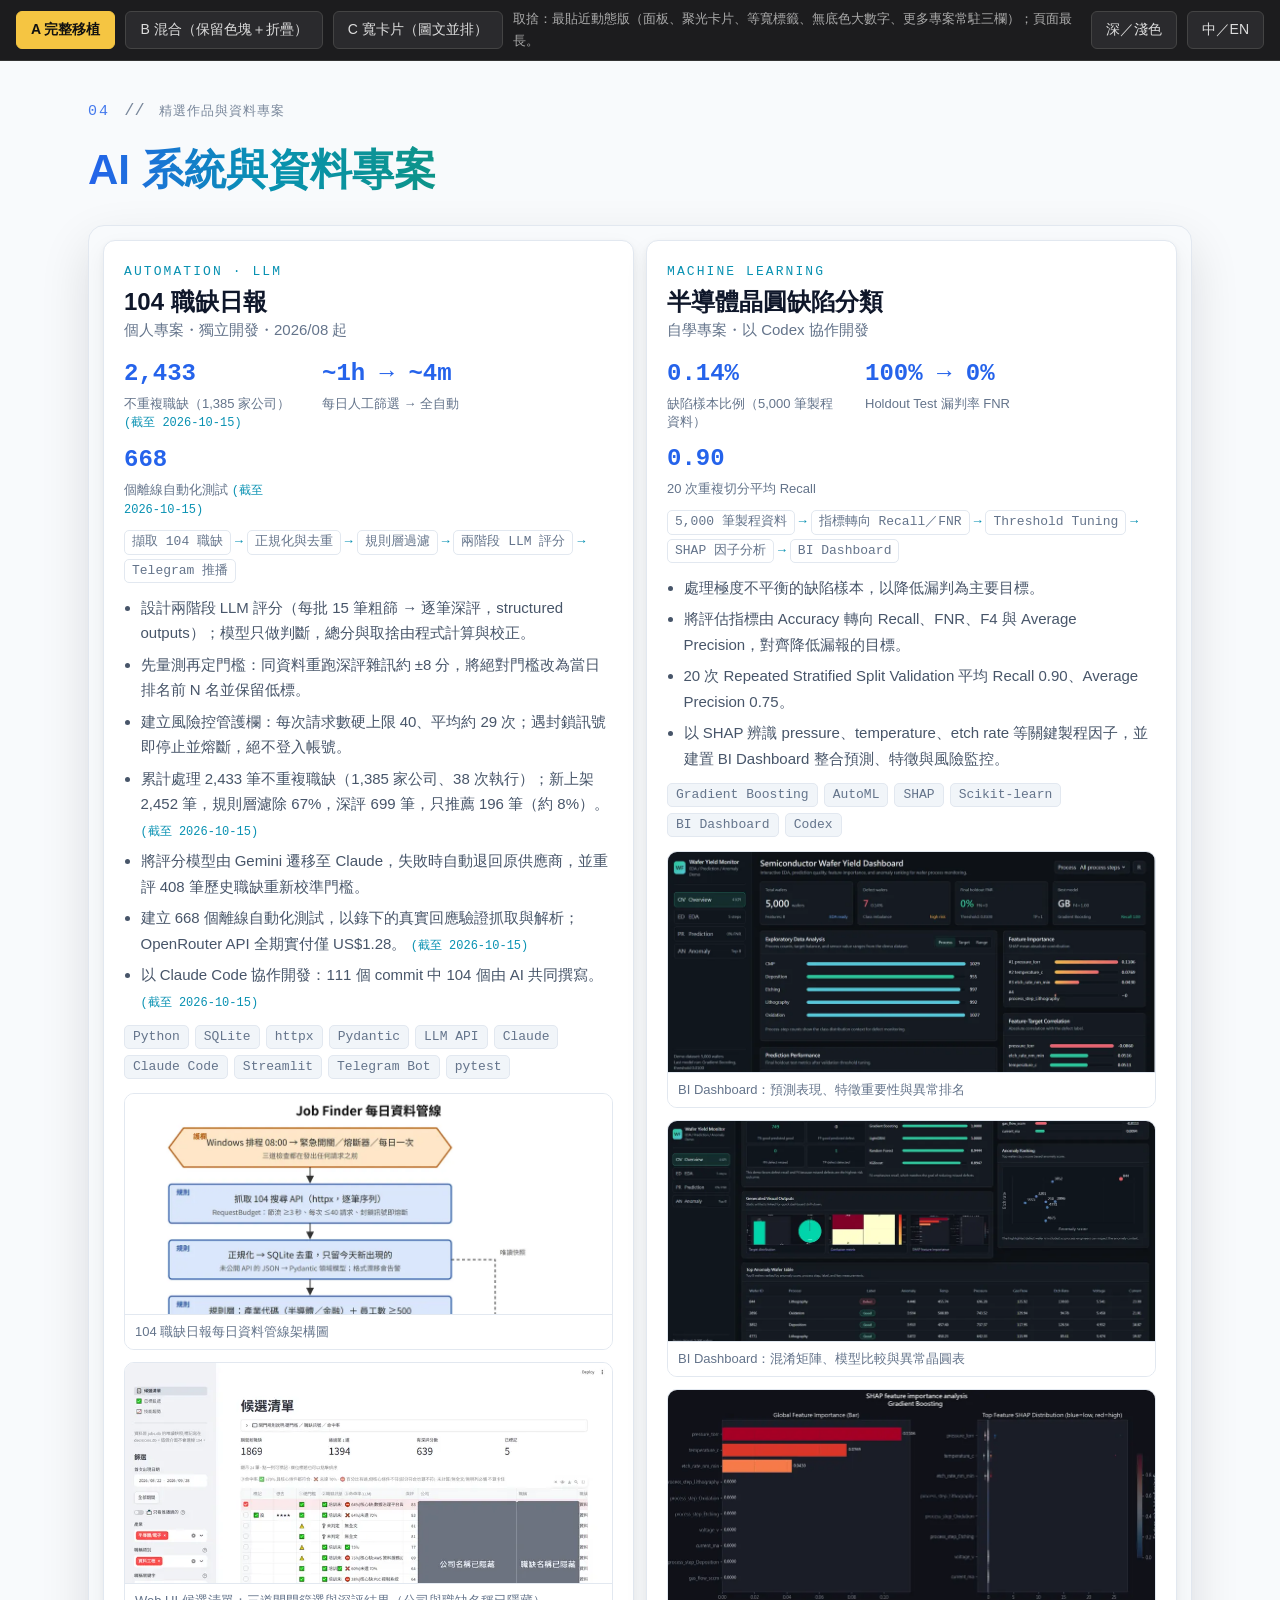
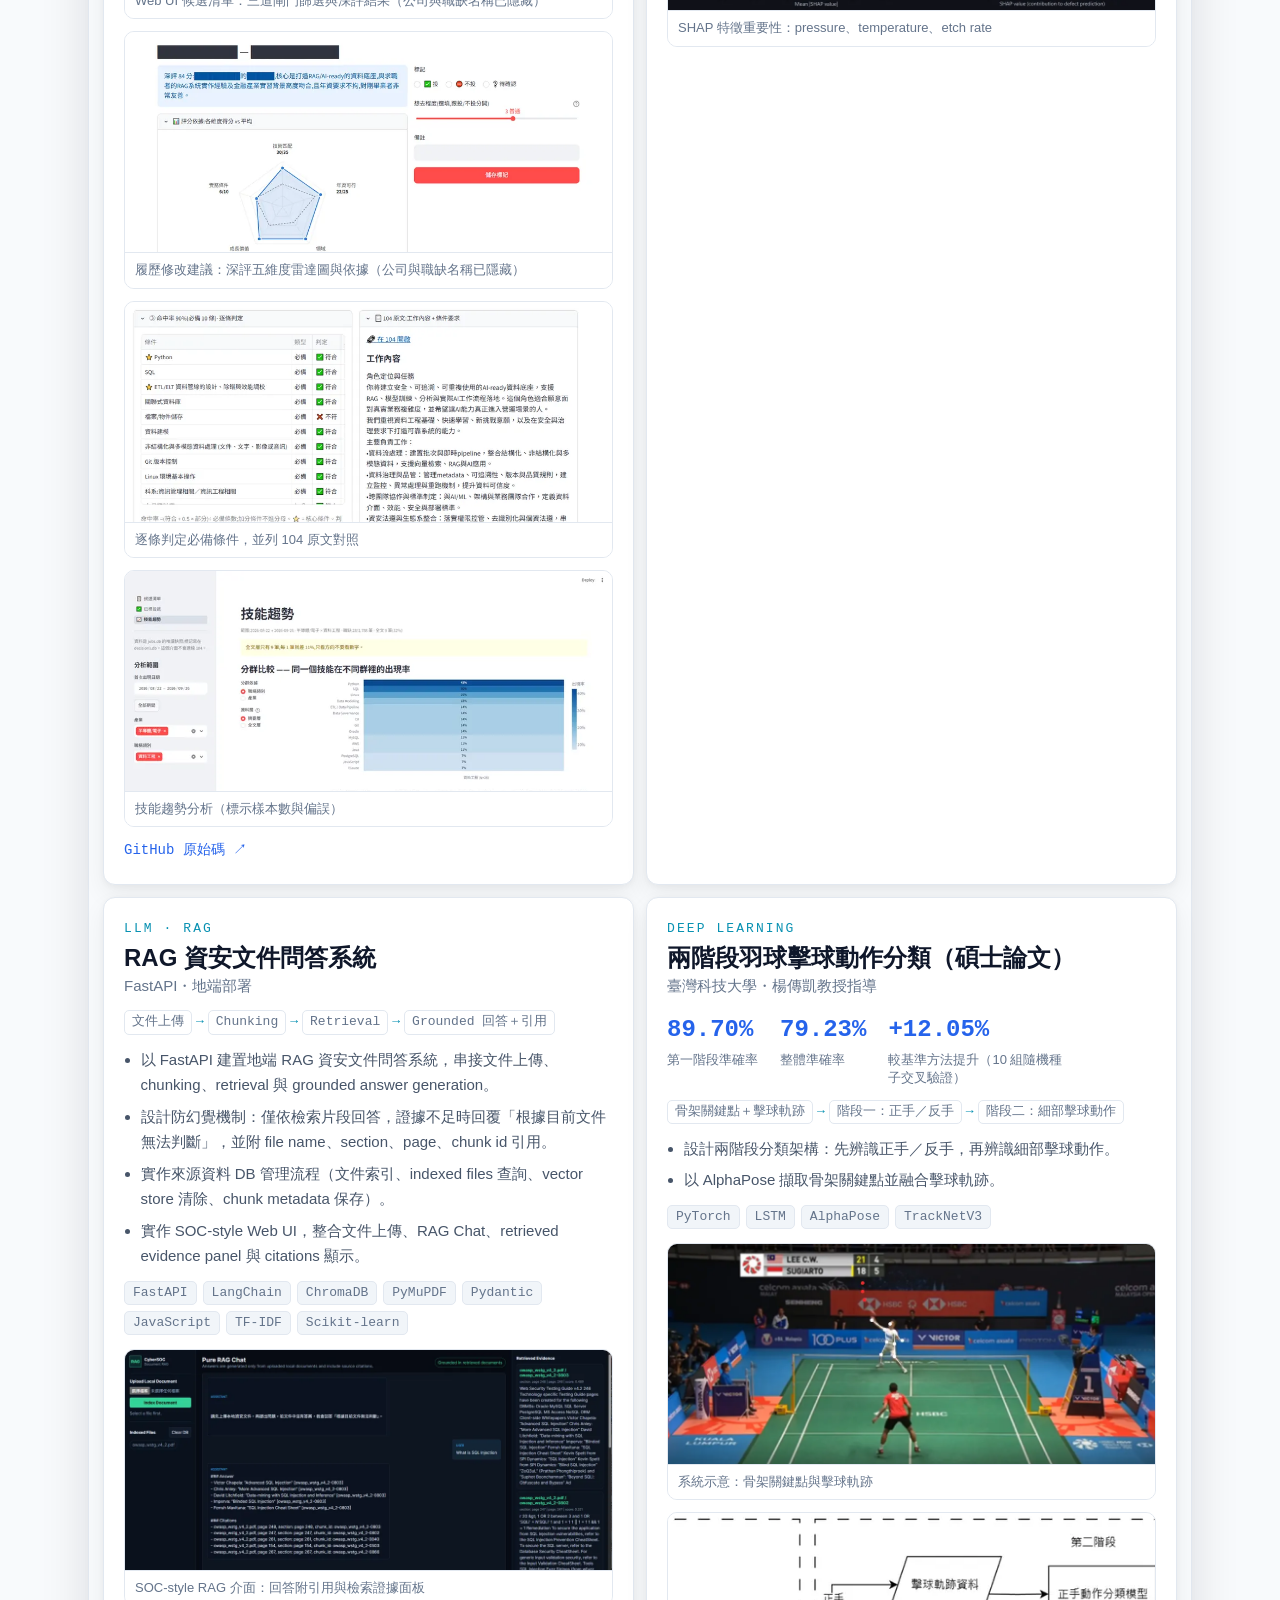
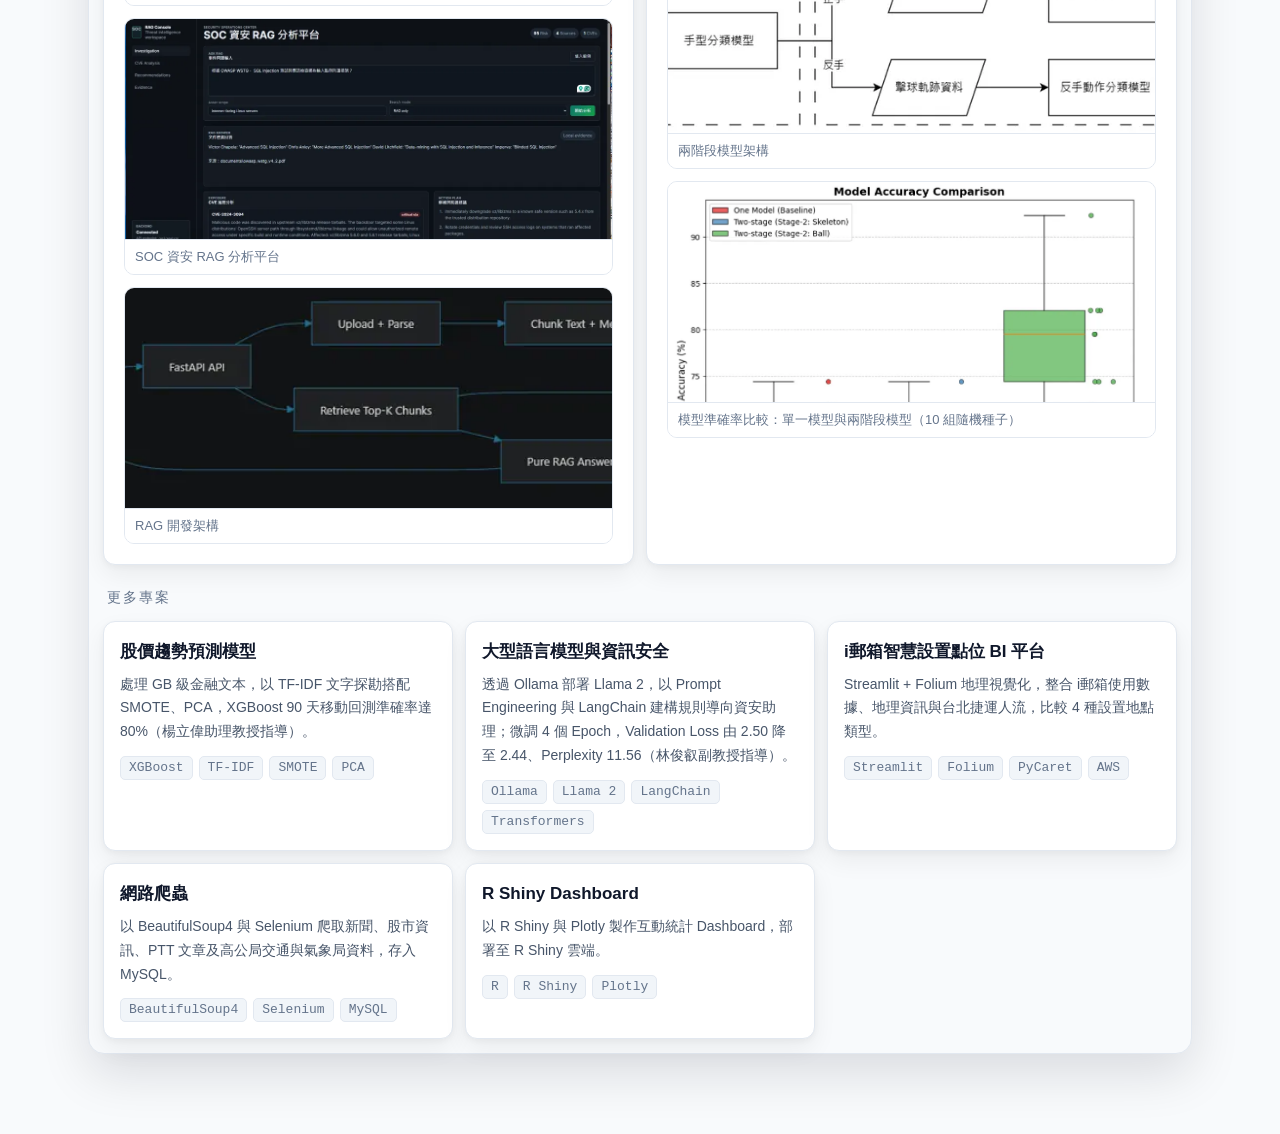
<file: design-demos/2026-11-02-works-layout.html>
<!doctype html>
<html lang="zh-Hant">
<head>
<meta charset="utf-8">
<meta name="viewport" content="width=device-width,initial-scale=1">
<title>作品區版面方案 Demo（參考動態網站）</title>
<style>
:root{--bg:#f8fafc;--fg:#0f172a;--muted:#475569;--soft:#64748b;--panel:#f8fafc;--card:#fff;--border:#e2e8f0;--chip:#f1f5f9;--accent:#0891b2;--blue:#2563eb;--shadow:0 10px 24px rgba(8,12,24,.06),0 2px 6px rgba(8,12,24,.04);--glow:rgba(8,145,178,.14)}
:root[data-theme=dark]{--bg:#020617;--fg:#f1f5f9;--muted:#cbd5e1;--soft:#94a3b8;--panel:rgba(2,6,23,.9);--card:rgba(2,6,23,.8);--border:rgba(255,255,255,.1);--chip:rgba(255,255,255,.05);--accent:#22d3ee;--blue:#60a5fa;--shadow:0 10px 30px rgba(0,0,0,.5);--glow:rgba(34,211,238,.2)}
*{box-sizing:border-box;margin:0;padding:0}
body{font-family:"Geist","Segoe UI","PingFang TC","Microsoft JhengHei",sans-serif;background:var(--bg);color:var(--fg);line-height:1.7;font-size:17px}
.mono{font-family:"Geist Mono",Consolas,monospace}
#bar{position:sticky;top:0;z-index:50;background:#1c1c1e;color:#eee;display:flex;gap:10px;align-items:center;padding:8px 16px;flex-wrap:wrap;border-bottom:1px solid #333}
#bar button{border:1px solid #444;background:#2a2a2d;color:#ddd;padding:6px 14px;border-radius:6px;cursor:pointer;font:inherit;font-size:14px}
#bar button.on{background:#f5c542;color:#111;border-color:#f5c542;font-weight:700}
#bar .note{flex:1;min-width:240px;font-size:13px;color:#aaa}
.wrap{max-width:1152px;margin:0 auto;padding:36px 24px 80px}
.hdr{display:flex;gap:14px;align-items:baseline;flex-wrap:wrap;opacity:.85;margin-bottom:8px}
.hdr b{color:var(--blue);letter-spacing:.14em;font-size:15px;font-weight:500}.hdr i{font-style:normal;color:var(--soft)}.hdr span{color:var(--soft);font-size:13px;letter-spacing:.08em;text-transform:uppercase}
h2.t{font-size:clamp(30px,4vw,42px);font-weight:800;margin-bottom:20px}
.grad{background:linear-gradient(90deg,#2563eb,#0891b2,#0d9488);-webkit-background-clip:text;background-clip:text;color:transparent}
:root[data-theme=dark] .grad{background-image:linear-gradient(90deg,#60a5fa,#22d3ee,#2dd4bf)}
.panel{background:var(--panel);border:1px solid var(--border);border-radius:16px;box-shadow:0 20px 50px rgba(8,12,24,.12);padding:14px}
.glow{position:relative;overflow:hidden;border-radius:12px;border:1px solid var(--border);background:var(--card);box-shadow:var(--shadow);transition:.3s;--mx:50%;--my:50%}
.glow::before{content:"";position:absolute;inset:-1px;opacity:0;pointer-events:none;transition:opacity .3s;background:radial-gradient(350px circle at var(--mx) var(--my),var(--glow),transparent 70%)}
.glow:hover{border-color:rgba(100,116,139,.5);transform:translateY(-2px)}.glow:hover::before{opacity:1}
.glow>*{position:relative}
.grid2{display:grid;grid-template-columns:repeat(2,1fr);gap:12px}.grid3{display:grid;grid-template-columns:repeat(3,1fr);gap:12px}
.card{padding:20px}
.cat{font-size:13px;letter-spacing:.16em;color:var(--accent)}
.card h4{font-size:24px;font-weight:700;margin-top:2px;line-height:1.3}.sub{font-size:15px;color:var(--soft);margin-bottom:12px}
.metrics{display:flex;flex-wrap:wrap;gap:8px 22px;margin-bottom:12px}.metrics .v{font-size:24px;font-weight:700;color:var(--blue)}:root[data-theme=dark] .metrics .v{color:var(--accent)}.metrics .l{font-size:13px;color:var(--soft);max-width:11rem;line-height:1.4}
.boxes{display:flex;flex-wrap:wrap;gap:10px;margin-bottom:12px}.boxes div{flex:1 1 130px;background:rgba(8,145,178,.1);border-radius:10px;padding:8px 12px;font-size:13px;color:var(--muted)}.boxes b{display:block;font-size:22px;color:var(--accent)}
.flow{display:flex;flex-wrap:wrap;align-items:center;gap:4px;font-size:13px;color:var(--soft);margin-bottom:12px}.flow s{text-decoration:none;color:var(--accent)}.flow span{border:1px solid var(--border);border-radius:5px;padding:0 7px}
ul{padding-left:1.1em;color:var(--muted);font-size:15px}li+li{margin-top:6px}
.tags{display:flex;flex-wrap:wrap;gap:6px;margin-top:12px}.tags span{font-size:13px;color:var(--soft);border:1px solid var(--border);background:var(--chip);border-radius:5px;padding:0 8px}
.shots{display:grid;gap:12px;margin-top:14px}.shot{border:1px solid var(--border);border-radius:10px;overflow:hidden;background:#fff}.shot img{display:block;width:100%;height:220px;object-fit:cover;object-position:top}.shot p{padding:6px 10px;font-size:13px;color:var(--soft);background:var(--card);border-top:1px solid var(--border)}
.link{display:inline-block;margin-top:12px;font-size:14px;color:var(--blue);text-decoration:none}.link:hover{text-decoration:underline}
.more-h{font-size:14px;letter-spacing:.14em;color:var(--soft);margin:22px 4px 10px}
.more .card{padding:16px}.more h5{font-size:17px;font-weight:700}.more p{font-size:14px;color:var(--muted);margin-top:6px}
.toggle{display:block;margin:18px auto 0;border:1px dashed var(--soft);background:transparent;color:var(--muted);border-radius:10px;padding:8px 20px;cursor:pointer;font:inherit;font-size:14px}
/* C：寬卡片 */
.wide{display:grid;grid-template-columns:1.05fr .95fr;gap:22px;padding:22px}.wide+.wide{margin-top:12px}
.wide .shots{margin-top:0;align-content:start}
@media(max-width:860px){.grid2,.grid3,.wide{grid-template-columns:1fr}}
</style>
</head>
<body>
<div id="bar">
  <button data-v="A">A 完整移植</button><button data-v="B">B 混合（保留色塊＋折疊）</button><button data-v="C">C 寬卡片（圖文並排）</button>
  <div class="note" id="note"></div>
  <button data-th>深／淺色</button><button data-lang>中／EN</button>
</div>
<div class="wrap" id="stage"></div>
<script src="../assets/data.js"></script>
<script>
const D=window.SITE;
const S={v:"A",lang:"zh",more:false,dark:false};
const t=o=>o[S.lang];const esc=s=>String(s).replace(/[&<>"]/g,c=>({"&":"&amp;","<":"&lt;",">":"&gt;",'"':"&quot;"}[c]));
const asof=()=>` <span class="mono" style="color:var(--accent);font-size:12px">(${S.lang==="zh"?"截至 2026-10-15":"as of 2026-10-15"})</span>`;
const nm=s=>s.replace(/^.*\//,"").replace(/\.\w+$/,"");
const tags=a=>`<div class="tags mono">${a.map(x=>`<span>${esc(x)}</span>`).join("")}</div>`;
const shots=img=>img?`<div class="shots">${[].concat(img).map(m=>`<figure class="shot"><a href="../assets/img/full/${nm(m.src)}.webp" target="_blank"><img src="../assets/img/thumb/${nm(m.src)}.webp" alt=""></a><p>${esc(t(m))}</p></figure>`).join("")}</div>`:"";
const flow=p=>`<div class="flow mono">${p.flow[S.lang].map((s,i)=>(i?"<s>→</s>":"")+`<span>${esc(s)}</span>`).join("")}</div>`;
const bullets=p=>`<ul>${p.bullets.map(b=>`<li>${esc(t(b))}${b.asof?asof():""}</li>`).join("")}</ul>`;
const link=p=>p.link?`<a class="link mono" href="${p.link}" target="_blank">${t(D.ui.github)} ↗</a>`:"";
const metricsPlain=p=>p.metrics.length?`<div class="metrics">${p.metrics.map(m=>`<div><div class="v mono">${m.v}</div><div class="l">${esc(t(m))}${m.asof?asof():""}</div></div>`).join("")}</div>`:"";
const metricsBox=p=>p.metrics.length?`<div class="boxes">${p.metrics.map(m=>`<div><b class="mono">${m.v}</b>${esc(t(m))}${m.asof?asof():""}</div>`).join("")}</div>`:"";
const head=()=>`<div class="hdr mono"><b>04</b><i>//</i><span>${S.lang==="zh"?"精選作品與資料專案":"FEATURED WORK"}</span></div><h2 class="t"><span class="grad">${t(D.ui.projTitle)}</span></h2>`;
const moreCards=()=>`<div class="more-h mono">${t(D.ui.moreTitle).toUpperCase()}</div><div class="grid3 more">${D.more.map(x=>`<div class="glow card"><h5>${esc(t(x.title))}</h5><p>${esc(t(x.desc))}</p>${tags(x.tech)}</div>`).join("")}</div>`;
const NOTES={
 A:{zh:"取捨：最貼近動態版（面板、聚光卡片、等寬標籤、無底色大數字、更多專案常駐三欄）；頁面最長。",en:"Trade-off: closest to the dynamic site; longest page."},
 B:{zh:"取捨：動態版的卡片與標題風格，保留靜態版的數字色塊與「更多專案」折疊；頁面較短，風格較混。",en:"Trade-off: dynamic look with the static site's metric boxes and collapsed 'more'; shorter."},
 C:{zh:"取捨：每個專案一張寬卡，文字在左、截圖在右並排；截圖最醒目，但頁面最長，手機會上下排。",en:"Trade-off: one wide card per project, text left and screenshots right; most visual, longest."}
};
function view(){
  if(S.v==="A") return head()+`<div class="panel"><div class="grid2">${D.projects.map(p=>`<div class="glow card"><div class="cat mono">${p.cat}</div><h4>${esc(t(p.title))}</h4><div class="sub">${esc(t(p.sub))}</div>${metricsPlain(p)}${flow(p)}${bullets(p)}${tags(p.tech)}${shots(p.img)}${link(p)}</div>`).join("")}</div>${moreCards()}</div>`;
  if(S.v==="B") return head()+`<div class="panel"><div class="grid2">${D.projects.map(p=>`<div class="glow card"><div class="cat mono">${p.cat}</div><h4>${esc(t(p.title))}</h4><div class="sub">${esc(t(p.sub))}</div>${metricsBox(p)}${flow(p)}${bullets(p)}${tags(p.tech)}${shots(p.img)}${link(p)}</div>`).join("")}</div><button class="toggle" data-more>${S.more?"− "+t(D.ui.hideMore):"+ "+t(D.ui.showMore)+" ("+D.more.length+")"}</button>${S.more?moreCards():""}</div>`;
  return head()+`<div class="panel">${D.projects.map(p=>`<div class="glow wide"><div><div class="cat mono">${p.cat}</div><h4 style="font-size:26px;font-weight:700;margin-top:2px">${esc(t(p.title))}</h4><div class="sub">${esc(t(p.sub))}</div>${metricsPlain(p)}${flow(p)}${bullets(p)}${tags(p.tech)}${link(p)}</div>${shots(p.img)}</div>`).join("")}${moreCards()}</div>`;
}
function render(){
  document.documentElement.lang=S.lang==="zh"?"zh-Hant":"en";
  document.documentElement.dataset.theme=S.dark?"dark":"light";
  document.querySelectorAll("#bar [data-v]").forEach(b=>b.classList.toggle("on",b.dataset.v===S.v));
  document.getElementById("note").textContent=t(NOTES[S.v]);
  document.getElementById("stage").innerHTML=view();
}
document.addEventListener("click",e=>{
  let x;
  if((x=e.target.closest("[data-v]"))){S.v=x.dataset.v;S.more=false;window.scrollTo(0,0)}
  else if(e.target.closest("[data-th]")){S.dark=!S.dark}
  else if(e.target.closest("[data-lang]")){S.lang=S.lang==="zh"?"en":"zh"}
  else if(e.target.closest("[data-more]")){S.more=!S.more}
  else return;
  render();
});
document.addEventListener("mousemove",e=>{
  const g=e.target.closest(".glow"); if(!g) return;
  const r=g.getBoundingClientRect(); g.style.setProperty("--mx",(e.clientX-r.left)+"px"); g.style.setProperty("--my",(e.clientY-r.top)+"px");
});
render();
</script>
</body>
</html>
</file>
<file: assets/style.css>
/* 視覺參考 shaundataanalytics.github.io：zinc 底色、cyan 強調色、Geist 字型、毛玻璃浮動導覽、卡片式 Timeline */
:root {
  --bg: #fafafa; --fg: #18181b; --muted: #52525c; --soft: #71717b;
  --card: rgba(255,255,255,.82); --card-solid: #fff; --border: #e4e4e7;
  --chip-bg: #fafafa; --chip-fg: #3f3f46; --pill: #f4f4f5; --pill-hover: #e4e4e7;
  --accent: #0891b2; --accent-fg: #0e7490; --accent-soft: rgba(6,182,212,.1); --accent-line: rgba(6,182,212,.3);
  --btn: #0891b2; --btn-hover: #06b6d4; --shadow: 0 10px 30px -12px rgba(24,24,27,.18);
}
:root[data-theme="dark"] {
  --bg: #09090b; --fg: #fafafa; --muted: #d4d4d8; --soft: #a1a1aa;
  --card: rgba(24,24,27,.8); --card-solid: #18181b; --border: #27272a;
  --chip-bg: #09090b; --chip-fg: #a1a1aa; --pill: rgba(39,39,42,.8); --pill-hover: #3f3f46;
  --accent: #22d3ee; --accent-fg: #22d3ee; --accent-soft: rgba(34,211,238,.1); --accent-line: rgba(34,211,238,.2);
  --btn: #06b6d4; --btn-hover: #22d3ee; --shadow: 0 10px 30px -12px rgba(0,0,0,.6);
}
@media (prefers-color-scheme: dark) {
  :root:not([data-theme="light"]) {
    --bg: #09090b; --fg: #fafafa; --muted: #d4d4d8; --soft: #a1a1aa;
    --card: rgba(24,24,27,.8); --card-solid: #18181b; --border: #27272a;
    --chip-bg: #09090b; --chip-fg: #a1a1aa; --pill: rgba(39,39,42,.8); --pill-hover: #3f3f46;
    --accent: #22d3ee; --accent-fg: #22d3ee; --accent-soft: rgba(34,211,238,.1); --accent-line: rgba(34,211,238,.2);
    --btn: #06b6d4; --btn-hover: #22d3ee; --shadow: 0 10px 30px -12px rgba(0,0,0,.6);
  }
}
* { box-sizing: border-box; margin: 0; padding: 0; }
html { scroll-behavior: smooth; scroll-padding-top: 96px; }
body {
  font-family: "Geist", system-ui, "PingFang TC", "Microsoft JhengHei", "Noto Sans TC", sans-serif;
  background: var(--bg); color: var(--fg); line-height: 1.7; font-size: 18px; -webkit-font-smoothing: antialiased;
}
a { color: inherit; text-decoration: none; }
button { font: inherit; color: inherit; cursor: pointer; }
.mono { font-family: "Geist Mono", ui-monospace, Consolas, monospace; }
.wrap { max-width: 1152px; margin: 0 auto; padding: 0 24px; }

/* header */
header.top { position: sticky; top: 16px; z-index: 50; max-width: 1152px; margin: 0 auto; padding: 0 16px; }
.bar {
  display: flex; align-items: center; justify-content: space-between; gap: 12px;
  border: 1px solid var(--border); background: var(--card); backdrop-filter: blur(12px);
  border-radius: 16px; padding: 12px 20px; box-shadow: var(--shadow);
}
.brand { display: flex; align-items: center; gap: 10px; font-weight: 700; font-size: 22px; }
.brand:hover { color: var(--accent-fg); }
.logo { width: 32px; height: 32px; border-radius: 8px; background: var(--btn); color: #fff; display: grid; place-items: center; font-size: 16px; font-weight: 800; }
nav.links { display: flex; gap: 24px; }
nav.links a { font-size: 18px; font-weight: 500; color: var(--soft); transition: color .15s; }
nav.links a:hover, nav.links a.on { color: var(--fg); }
.tools { display: flex; align-items: center; gap: 8px; }
.seg { display: flex; border: 1px solid var(--border); border-radius: 10px; overflow: hidden; }
.seg button { border: 0; background: transparent; padding: 6px 10px; font-size: 16px; font-weight: 600; color: var(--soft); }
.seg button.on { background: var(--btn); color: #fff; }
.icon-btn { border: 0; background: transparent; border-radius: 10px; padding: 8px; display: grid; place-items: center; color: var(--soft); }
.icon-btn:hover { background: var(--pill); color: var(--fg); }
.icon-btn svg { width: 20px; height: 20px; }
.menu-btn { display: none; }

/* hero */
.hero { min-height: min(72vh, 620px); display: flex; flex-direction: column; align-items: center; justify-content: center; text-align: center; padding: 48px 0 40px; }
.badge-live { display: inline-flex; align-items: center; gap: 8px; border: 1px solid var(--accent-line); background: var(--accent-soft); color: var(--accent-fg); border-radius: 99px; padding: 6px 16px; font-size: 14px; font-weight: 700; margin-bottom: 24px; }
.ping { position: relative; width: 8px; height: 8px; }
.ping::before, .ping::after { content: ""; position: absolute; inset: 0; border-radius: 50%; background: var(--accent); }
.ping::before { animation: ping 1.8s cubic-bezier(0,0,.2,1) infinite; opacity: .6; }
@keyframes ping { 75%, 100% { transform: scale(2.4); opacity: 0; } }
.hero h1 { font-size: clamp(46px, 8vw, 83px); font-weight: 900; letter-spacing: -.02em; line-height: 1.1; margin-bottom: 16px; }
.hero p.tag { max-width: 640px; font-size: clamp(20px, 2.4vw, 24px); color: var(--muted); margin-bottom: 32px; }
.cta { display: flex; flex-wrap: wrap; gap: 14px; justify-content: center; margin-bottom: 28px; }
.btn { display: inline-flex; align-items: center; gap: 8px; border-radius: 12px; padding: 12px 24px; font-size: 18px; font-weight: 700; transition: .15s; white-space: nowrap; }
.btn svg { width: 18px; height: 18px; flex: none; }
.btn.primary { background: var(--btn); color: #fff; box-shadow: 0 10px 20px -8px rgba(6,182,212,.5); }
.btn.primary:hover { background: var(--btn-hover); }
.btn.ghost { border: 1px solid var(--border); background: var(--card); }
.btn.ghost:hover { border-color: var(--soft); }
.socials { display: flex; gap: 14px; }
.socials a { border: 1px solid var(--border); background: var(--card); border-radius: 12px; padding: 12px; color: var(--soft); display: grid; place-items: center; transition: .15s; }
.socials a:hover { color: var(--fg); border-color: var(--soft); }
.socials svg { width: 20px; height: 20px; }
.tiles { display: grid; grid-template-columns: repeat(auto-fit, minmax(min(100%, 210px), 1fr)); gap: 14px; margin-top: 8px; }
.tile { border: 1px solid var(--border); background: var(--card); border-radius: 16px; padding: 18px 20px; text-align: left; }
.tile b { display: block; font-size: 36px; font-weight: 800; color: var(--accent-fg); line-height: 1.2; }
.tile span { font-size: 17px; color: var(--soft); }
.asof { font-size: 14px; opacity: .75; white-space: nowrap; }

/* sections */
section { padding: 72px 0 24px; }
.sec-head { text-align: center; margin-bottom: 40px; }
.sec-head .pill { display: inline-block; background: var(--accent-soft); color: var(--accent-fg); border-radius: 99px; padding: 4px 14px; font-size: 14px; font-weight: 700; }
.sec-head h2 { font-size: clamp(30px, 4vw, 41px); font-weight: 800; margin-top: 12px; }
.sec-head p { margin: 8px auto 0; max-width: 520px; font-size: 18px; color: var(--soft); }
.stack { display: grid; grid-template-columns: repeat(auto-fit, minmax(min(100%, 250px), 1fr)); gap: 14px; }
.stack-card { border: 1px solid var(--border); background: var(--card); border-radius: 14px; padding: 18px; transition: .15s; }
.stack-card:hover { border-color: var(--accent-line); }
.stack-card h3 { font-size: 18px; font-weight: 700; margin-bottom: 10px; }

.chip { display: inline-block; border: 1px solid var(--border); background: var(--chip-bg); color: var(--chip-fg); border-radius: 6px; padding: 1px 8px; font-size: 14px; font-weight: 500; margin: 2px 4px 2px 0; font-family: "Geist Mono", ui-monospace, Consolas, monospace; }

/* timeline */
.filters { display: flex; flex-wrap: wrap; justify-content: center; gap: 8px; margin-top: 24px; }
.filters button { border: 0; border-radius: 99px; padding: 6px 16px; font-size: 16px; font-weight: 700; background: var(--pill); color: var(--soft); transition: .15s; }
.filters button:hover { background: var(--pill-hover); }
.filters button.on { background: var(--btn); color: #fff; box-shadow: 0 6px 14px -6px rgba(6,182,212,.6); }
.tl { position: relative; max-width: 880px; margin: 0 auto; border-left: 2px solid var(--accent-line); padding-left: 32px; display: grid; gap: 28px; }
.tl-item { position: relative; }
.tl-item::before { content: ""; position: absolute; left: -41px; top: 8px; width: 16px; height: 16px; border-radius: 50%; background: var(--btn); border: 3px solid var(--bg); }
.card { border: 1px solid var(--border); background: var(--card); backdrop-filter: blur(8px); border-radius: 18px; padding: 22px; transition: .2s; }
.card:hover { border-color: var(--accent-line); box-shadow: var(--shadow); }
.tl-top { display: flex; flex-wrap: wrap; align-items: center; justify-content: space-between; gap: 8px; margin-bottom: 6px; }
.date { font-size: 16px; font-weight: 600; color: var(--accent-fg); }
.tag-pill { background: var(--pill); color: var(--soft); border-radius: 6px; padding: 2px 10px; font-size: 13px; font-weight: 700; letter-spacing: .05em; text-transform: uppercase; }
.tl-org { font-size: 17px; color: var(--soft); font-weight: 600; }
.card h3 { font-size: 22px; font-weight: 700; }
.card ul { list-style: none; margin-top: 12px; display: grid; gap: 8px; }
.card li { position: relative; padding-left: 16px; font-size: 18px; color: var(--muted); line-height: 1.7; }
.card li::before { content: ""; position: absolute; left: 0; top: 10px; width: 6px; height: 6px; border-radius: 50%; background: var(--accent); }
.card .tags { margin-top: 14px; }
/* 有圖片的經歷卡：字在左、圖在右（規則見 personal-site-decisions） */
.card.split { display: grid; grid-template-columns: 1.1fr .9fr; gap: 24px; align-items: start; }
.card.split .shots { margin-top: 0; }
.card.split .shot img { height: 160px; }
@media (max-width: 860px) { .card.split { grid-template-columns: 1fr; } .card.split .shots { margin-top: 18px; } }

/* projects：參考動態版的作品區（面板、聚光卡片、等寬標籤、無底色大數字），每個專案一張寬卡，文字在左、截圖在右 */
.hdr { display: flex; gap: 14px; align-items: baseline; flex-wrap: wrap; opacity: .85; margin-bottom: 8px; }
.hdr b { color: var(--accent-fg); letter-spacing: .14em; font-size: 18px; font-weight: 500; }
.hdr i { font-style: normal; color: var(--soft); }
.hdr span { color: var(--soft); font-size: 16px; letter-spacing: .08em; text-transform: uppercase; }
.proj-title { font-size: clamp(34px, 4.4vw, 50px); font-weight: 800; line-height: 1.2; margin-bottom: 8px; }
.grad { background: linear-gradient(90deg, #3b82f6, #06b6d4, #14b8a6); -webkit-background-clip: text; background-clip: text; color: transparent; }
.proj-sub { font-size: 17px; color: var(--soft); margin-bottom: 22px; max-width: 640px; }
.panel { background: var(--card-solid); border: 1px solid var(--border); border-radius: 16px; box-shadow: var(--shadow); padding: 14px; }
.glow { position: relative; overflow: hidden; --mx: 50%; --my: 50%; transition: transform .3s, border-color .3s, box-shadow .2s; }
.glow::before { content: ""; position: absolute; inset: -1px; opacity: 0; pointer-events: none; transition: opacity .3s; background: radial-gradient(350px circle at var(--mx) var(--my), var(--accent-soft), transparent 70%); }
.glow:hover { transform: translateY(-2px); }
.glow:hover::before { opacity: 1; }
.glow > * { position: relative; }
.proj .cat { font-size: 15px; letter-spacing: .16em; color: var(--accent-fg); }
.proj h3 { font-size: 29px; margin: 4px 0 2px; }
.proj .sub { font-size: 17px; color: var(--soft); }
.wide { display: grid; grid-template-columns: 1.05fr .95fr; gap: 26px; padding: 26px; }
.wide + .wide { margin-top: 12px; }
.wide .shots { margin-top: 0; align-content: start; }
.proj-link { display: inline-block; margin-top: 14px; font-size: 16px; color: var(--accent-fg); }
.proj-link:hover { text-decoration: underline; }
.shot { position: relative; }
.shot[hidden] { display: none; }
.shot-more { position: absolute; top: 10px; right: 10px; background: rgba(0,0,0,.68); color: #fff; font-size: 16px; font-weight: 700; padding: 2px 12px; border-radius: 99px; pointer-events: none; }
.shots { display: grid; gap: 16px; margin-top: 18px; }
.shot { margin: 0; border: 1px solid var(--border); border-radius: 12px; overflow: hidden; background: #fff; }
.shot a { display: block; cursor: zoom-in; }
.shot img { display: block; width: 100%; height: 220px; object-fit: cover; object-position: top; }
/* 燈箱：在站內看完整圖，長圖可上下捲動 */
.lb { position: fixed; inset: 0; z-index: 100; background: rgba(0,0,0,.88); display: flex; flex-direction: column; }
.lb-body { flex: 1; overflow: auto; display: flex; justify-content: center; align-items: flex-start; padding: 60px 72px 16px; }
.lb-body img { max-width: min(100%, 1400px); height: auto; background: #fff; border-radius: 6px; }
.lb-cap { color: #e4e4e7; text-align: center; font-size: 15px; padding: 10px 16px 14px; }
.lb-x, .lb-nav { position: absolute; border: 0; width: 44px; height: 44px; border-radius: 50%; background: rgba(255,255,255,.18); color: #fff; font-size: 22px; line-height: 1; }
.lb-x:hover, .lb-nav:hover { background: rgba(255,255,255,.32); }
.lb-x { top: 12px; right: 16px; }
.lb-nav { top: 50%; transform: translateY(-50%); }
.lb-prev { left: 12px; } .lb-next { right: 12px; }
@media (max-width: 860px) { .wide { grid-template-columns: 1fr; padding: 18px; } }
@media (max-width: 820px) { .lb-body { padding: 60px 12px 8px; } .lb-nav { top: auto; bottom: 56px; transform: none; } }
.shot figcaption { padding: 8px 12px; font-size: 14px; color: var(--soft); background: var(--card-solid); border-top: 1px solid var(--border); }
.metrics { display: flex; flex-wrap: wrap; gap: 8px 26px; margin: 16px 0 6px; }
.metric { flex: 0 1 auto; max-width: 13rem; font-size: 15px; line-height: 1.4; color: var(--soft); }
.metric b { display: block; font-size: 28px; color: var(--accent-fg); line-height: 1.3; }
.flow-label, .hl-label { font-size: 14px; font-weight: 700; letter-spacing: .06em; text-transform: uppercase; color: var(--soft); margin: 16px 0 8px; }
.flow { display: flex; flex-wrap: wrap; align-items: center; gap: 6px; }
.flow span.step { border: 1px solid var(--border); background: var(--chip-bg); border-radius: 8px; padding: 4px 10px; font-size: 16px; font-weight: 500; }
.flow span.arrow { color: var(--accent); font-size: 14px; }
.proj .card-actions { margin-top: auto; padding-top: 16px; display: flex; gap: 10px; }
.proj .btn { padding: 8px 16px; font-size: 17px; }
.more-h { font-size: 16px; letter-spacing: .14em; color: var(--soft); margin: 26px 6px 12px; }
.more-grid { display: grid; grid-template-columns: repeat(auto-fit, minmax(min(100%, 300px), 1fr)); gap: 12px; }
.more-grid .card h3 { font-size: 19px; }
.more-grid .shot img { height: 150px; }
.more-grid .card p { font-size: 18px; color: var(--muted); margin-top: 6px; }

.cert-list { display: flex; flex-wrap: wrap; justify-content: center; gap: 10px; margin-top: 28px; }
.cert-list span { border: 1px solid var(--border); background: var(--card); border-radius: 99px; padding: 6px 16px; font-size: 17px; color: var(--muted); }
.ai-note { text-align: center; font-size: 17px; color: var(--soft); margin-top: 16px; }

/* contact + footer */
.contact { text-align: center; }
.contact .row { display: flex; flex-wrap: wrap; gap: 14px; justify-content: center; margin-top: 24px; }
main.wrap { padding-bottom: 72px; }

/* reveal */
.reveal { opacity: 0; transform: translateY(16px); transition: opacity .5s ease, transform .5s ease; }
.reveal.in { opacity: 1; transform: none; }
@media (prefers-reduced-motion: reduce) {
  .reveal { opacity: 1; transform: none; transition: none; }
  .ping::before { animation: none; }
  html { scroll-behavior: auto; }
}

@media (max-width: 820px) {
  nav.links { display: none; position: absolute; top: calc(100% + 8px); left: 16px; right: 16px; flex-direction: column; gap: 4px; border: 1px solid var(--border); background: var(--card-solid); border-radius: 16px; padding: 12px; box-shadow: var(--shadow); }
  nav.links.open { display: flex; }
  nav.links a { padding: 10px 12px; border-radius: 10px; }
  nav.links a:hover { background: var(--pill); }
  .menu-btn { display: grid; }
  .brand span.nm { display: none; }
  .tl { padding-left: 24px; }
  .tl-item::before { left: -33px; }
}
</file>
